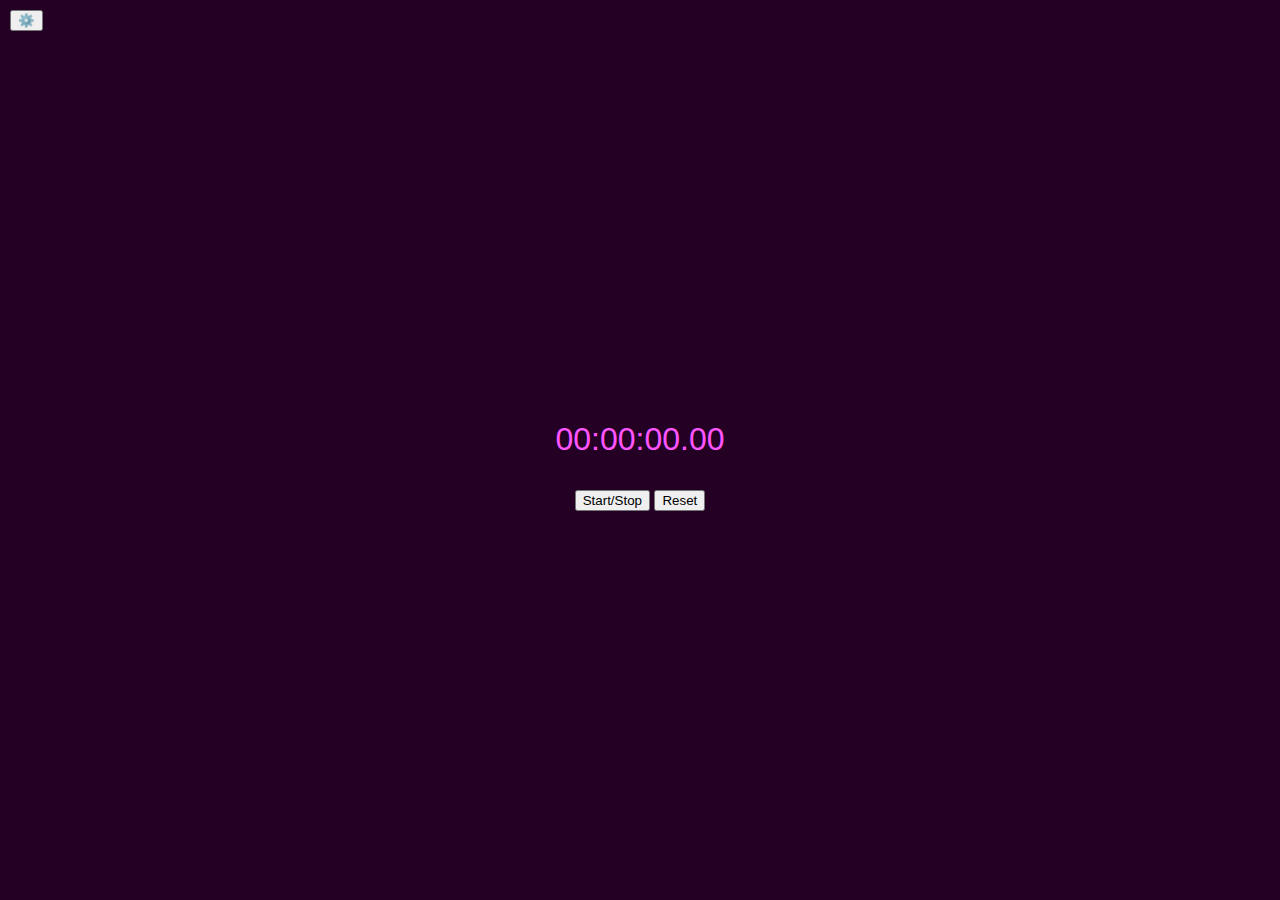
<file: index.html>
<!DOCTYPE html>
<html lang="en">
<head>
    <meta charset="UTF-8">
    <meta name="viewport" content="width=device-width, initial-scale=1.0">
    <title>Stopwatch</title>
    <link rel="stylesheet" href="styles.css">
</head>

<body>
    <div class="stopwatch">
        <p id="display">00:00:00.00</p>
        <button onclick="startStop()">Start/Stop</button>
        <button onclick="reset()">Reset</button>
    </div>

    <script src="script.js"></script>
<!-- Settings Button -->
<button id="settingsButton" style="position: absolute; top: 10px; left: 10px;">⚙️</button>

<!-- Settings Modal -->
<div id="settingsModal" class="modal">
    <div class="modal-content">
        <h2>Settings</h2>
        <label>
            <input type="checkbox" id="fontToggle"> Use Segoe UI for clock instead
        </label>
        <label>
            Use <select id="msDropdown">
                <option value="10">10</option>
                <option value="20">20</option>
                <option value="30">30</option>
                <option value="40" selected>40</option>
                <option value="50">50</option>
                <option value="60">60</option>
                <option value="70">70</option>
                <option value="80">80</option>
                <option value="90">90</option>
                <option value="100">100</option>
            </select> ms per second
        </label>
        <button onclick="saveSettings()">Save</button>
        <button onclick="closeSettings()">Close</button>
    </div>
</div>

<style>
    .modal {
        display: none;
        position: fixed;
        top: 50%;
        left: 50%;
        transform: translate(-50%, -50%);
        background: #222;
        color: white;
        padding: 20px;
        border-radius: 10px;
        box-shadow: 0 0 10px rgba(0, 0, 0, 0.5);
    }
    .modal-content {
        display: flex;
        flex-direction: column;
        gap: 10px;
    }
</style>
</body>
</html>
</file>
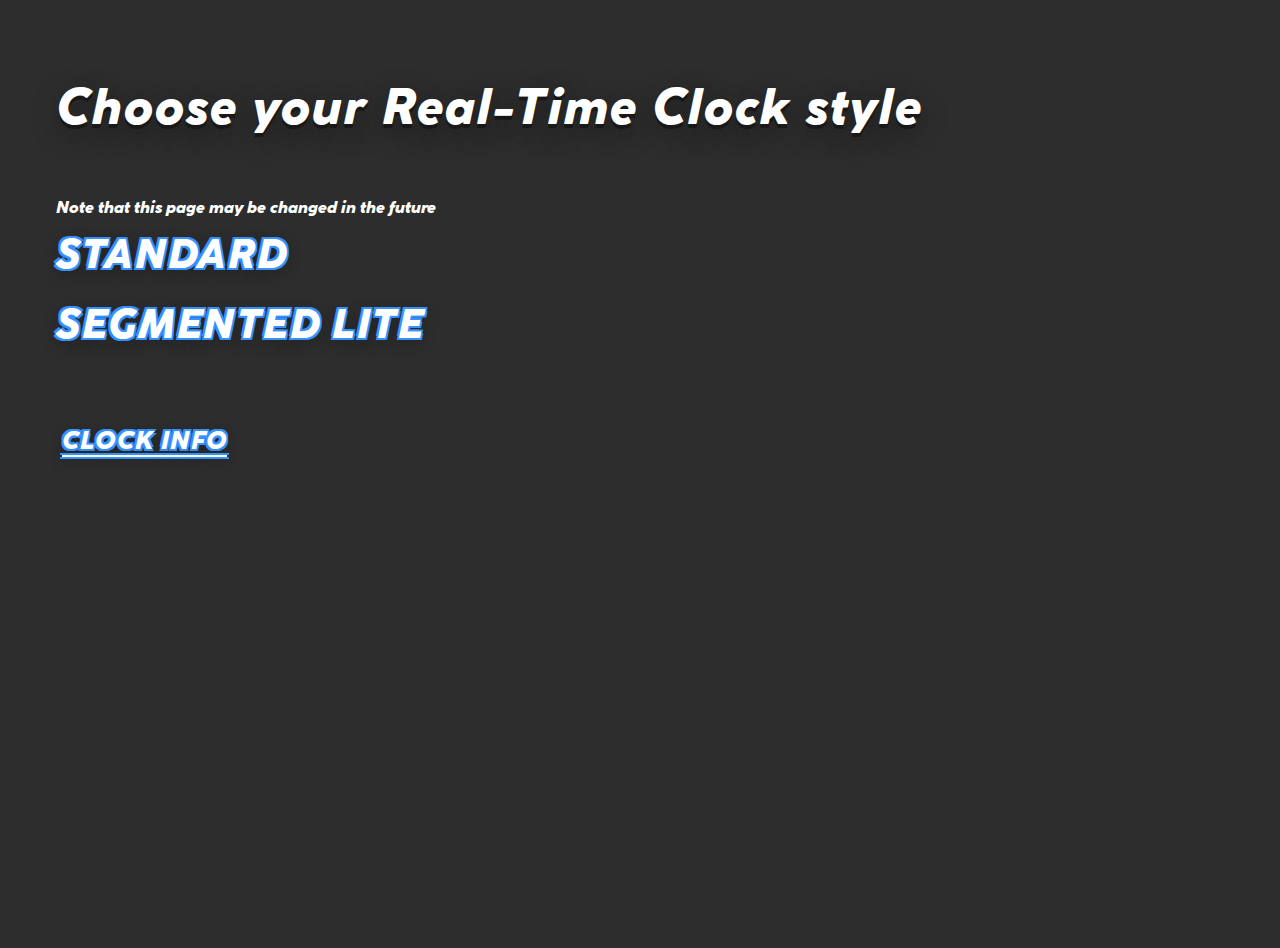
<file: rtc/index.html>
<!DOCTYPE html>
<html lang="en">
<head>
  <meta charset="UTF-8">
  <title>CCShakeCat's Clock Problems :)</title>
  <meta name="viewport" content="width=device-width, initial-scale=1">
  <link rel="stylesheet" href="style.css">
</head>
<body>
  <main class="clock-main">
    <h1 class="clock-title">
      Choose your Real-Time Clock style
    </h1>
      <p>Note that this page may be changed in the future</p>
    <ul class="clock-list">
      <li>
        <a class="clock-link" href="./standard/">STANDARD</a>
      </li>
      <li>
        <a class="clock-link" href="./segmented-lite/">SEGMENTED LITE</a>
      </li>
      </ul>
    <div class="clock-info-link-row">
      <a class="clock-info-link" href="../clock-info.html">CLOCK INFO</a>
    </div>
    <div id="unavailable-dialogue" class="unavailable-dialogue" style="display:none;">
      <span id="unavailable-message"></span>
      <button class="close-dialogue" onclick="closeUnavailable()">OK</button>
    </div>
  </main>
  <script>
    function showUnavailable(title) {
      document.getElementById('unavailable-message').textContent =
        title + " is not currently available. Please try again later.";
      document.getElementById('unavailable-dialogue').style.display = 'block';
    }
    function closeUnavailable() {
      document.getElementById('unavailable-dialogue').style.display = 'none';
    }
    // Optional: allow escape key to close the dialogue
    document.addEventListener('keydown', function(e) {
      if (e.key === 'Escape') closeUnavailable();
    });
  </script>
</body>
</html>
</file>
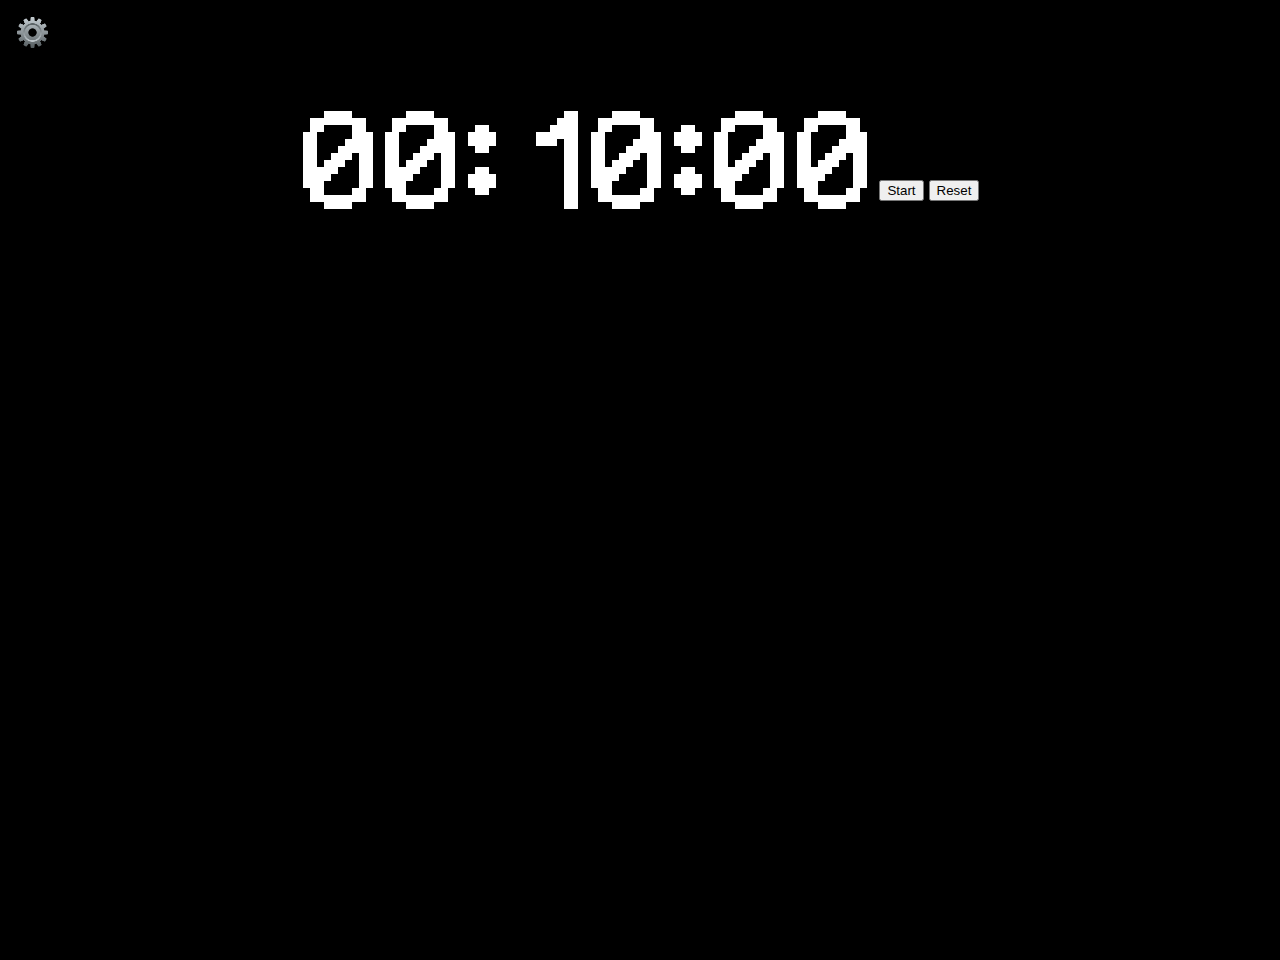
<file: timer/index.html>
<!DOCTYPE html>
<html lang="en">
<head>
    <meta charset="UTF-8">
    <meta name="viewport" content="width=device-width, initial-scale=1.0">
    <title>Timer</title>
    <link rel="stylesheet" href="style.css">
</head>
<body>
    <button id="settingsBtn" title="Settings" class="icon-btn">
        <img src="../stopwatch/icons/gear_2699-fe0f.png" alt="Settings" class="icon" />
    </button>
    <div class="timer">
        <input id="timerInput" type="text" value="00:10:00" spellcheck="false" autocomplete="off" />
        <p id="display" style="display:none;">00:10:00.00</p>
        <button id="startStopBtn">Start</button>
        <button id="resetBtn">Reset</button>
    </div>

    <div id="settingsModal" class="modal">
      <div class="modal-content system-font">
        <button id="closeSettings" title="Close" class="icon-btn close-btn">
            <img src="../stopwatch/icons/cross-mark-button_274e(1).png" alt="Close" class="icon" />
        </button>
        <div class="settings-header">
            <img src="../stopwatch/icons/icn_font.png" alt="Font" class="icon font-header-icon" />
            <span class="font-header-text">FONT OPTIONS</span>
        </div>
        <div class="setting-row">
            <select id="fontSelect" class="setting-input">
              <option value="default">Default</option>
              <option value="system">System</option>
              <option value="custom">Custom</option>
            </select>
            <button id="importCustomFont">Import Custom Font...</button>
            <input type="file" id="customFontFile" style="display:none;" accept=".ttf,.otf,.woff,.woff2"/>
            <br>
            <span id="customFontName" style="font-size:1.1em; color:#89f;"></span>
        </div>
        <div id="customFontNotice" style="display:none;font-size:0.9em;color:#f7d774;margin-top:4px;">
            If the font doesn't apply right away, try refreshing the page
        </div>
        <button id="whatsNewBtn" class="setting-input" style="margin: 48px auto 0 auto; display: block; font-size: 1.4em; width: 270px;">
          What's New?
        </button>
      </div>
    </div>

    <script src="script.js"></script>
    <!-- Optionally include a whats-new.js if you want to match the stopwatch exactly -->
</body>
</html>
</file>
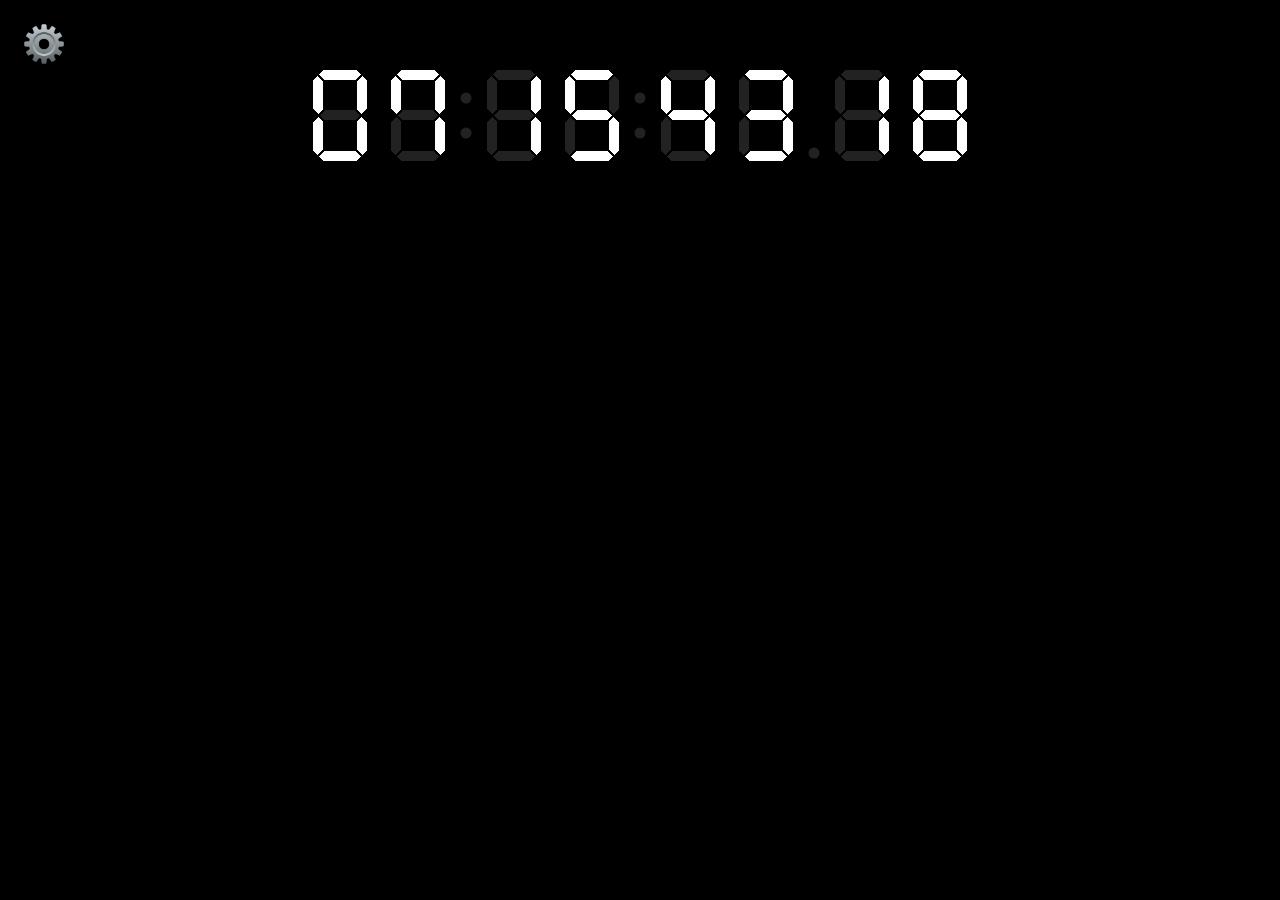
<file: rtc/segmented-lite/index.html>
<!DOCTYPE html>
<html lang="en">
<head>
  <meta charset="UTF-8" />
  <meta name="viewport" content="width=device-width, initial-scale=1.0" />
  <title>Segmented RTC Lite</title>

  <link rel="stylesheet" href="styles.css">
  <script src="script.js" defer></script>
</head>
<body>
  <div class="clock-shell">
    <div id="display" aria-live="polite"></div>

    <button id="settingsBtn" aria-label="Clock Settings" type="button">
      <img src="icons/gear_2699-fe0f.png" alt="" class="settings-icon">
    </button>
  </div>

  <div class="modal" id="settingsModal" aria-hidden="true">
    <div class="modal-content system-font draggable segmented-modal" id="modalCard">
      <button id="closeSettings" class="close-btn" aria-label="Close Settings" type="button">
        <img src="icons/cross-mark-button_274e.png" alt="">
      </button>

      <div class="settings-header drag-handle">
        <span class="font-header-text">SEGMENTED DISPLAY LITE</span>
      </div>

      <div class="seg-setting-list lite-settings-grid">
        <div class="seg-field">
          <label for="optPreset">Preset</label>
          <select id="optPreset">
            <option value="default">Default</option>
            <option value="classic">Classic</option>
            <option value="modern">Modern</option>
            <option value="custom">Custom</option>
          </select>
        </div>

        <div class="seg-inline-pair">
          <label class="seg-check-row compact-check">
            <span>24h</span>
            <input type="checkbox" id="opt24h">
          </label>

          <label class="seg-check-row compact-check">
            <span>Leading Zero</span>
            <input type="checkbox" id="optLeadingZero">
          </label>
        </div>

        <fieldset class="seg-lite-fieldset">
          <legend>Corners</legend>
          <div class="seg-radio-group lite-radio-group">
            <label><input type="radio" name="optCorners" value="square"> Square</label>
            <label><input type="radio" name="optCorners" value="chop"> Chopped</label>
            <label><input type="radio" name="optCorners" value="round"> Rounded</label>
          </div>
        </fieldset>

        <fieldset class="seg-lite-fieldset">
          <legend>Corner Segment Height</legend>
          <div class="seg-radio-group lite-radio-group">
            <label><input type="radio" name="optSegmentHeight" value="normal"> Normal</label>
            <label><input type="radio" name="optSegmentHeight" value="half"> Half-Digit Height</label>
          </div>
        </fieldset>

        <label class="seg-check-row">
          <span>Segment Symmetry</span>
          <input type="checkbox" id="optSymmetry">
        </label>

        <fieldset class="seg-lite-fieldset">
          <legend>Show on clock</legend>
          <div class="seg-radio-group lite-radio-group show-clock-group">
            <label>SS <input type="checkbox" id="optSeconds"></label>
            <label>.TT <input type="checkbox" id="optTicks"></label>
          </div>
        </fieldset>

        <div class="seg-field">
          <label for="optTPS">Tick Rate (TPS)</label>
          <select id="optTPS">
            <option value="10">10</option>
            <option value="20">20</option>
            <option value="30">30</option>
            <option value="40">40 (Default)</option>
            <option value="50">50</option>
            <option value="60">60</option>
            <option value="70">70</option>
            <option value="80">80</option>
            <option value="90">90</option>
            <option value="100">100</option>
          </select>
        </div>

        <hr class="lite-divider">

        <label class="seg-check-row">
          <span>Flashing Separators</span>
          <input type="checkbox" id="optFlashSeparators">
        </label>

        <div class="seg-help">Flashes the “:” and “.” every specified interval.</div>

        <div class="seg-field" id="flashEveryFreeRow">
          <label for="optFlashEvery">Flash every</label>
          <div class="suffix-row">
            <input type="number" id="optFlashEvery" min="0.1" step="0.1">
            <span>s</span>
          </div>
        </div>

        <div class="seg-field" id="flashEveryEvenRow">
          <label for="optFlashEveryEven">Flash every</label>
          <select id="optFlashEveryEven">
            <option value="0.5">0.5 s</option>
            <option value="1.0">1.0 s</option>
          </select>
        </div>

        <label class="seg-check-row">
          <span>Even Flashing</span>
          <input type="checkbox" id="optEvenFlashing">
        </label>

        <div class="seg-help">If unchecked, the value is how long the separators stay on, while the rest of the 2-second cycle stays off.</div>
      </div>
    </div>
  </div>
</body>
</html>
</file>
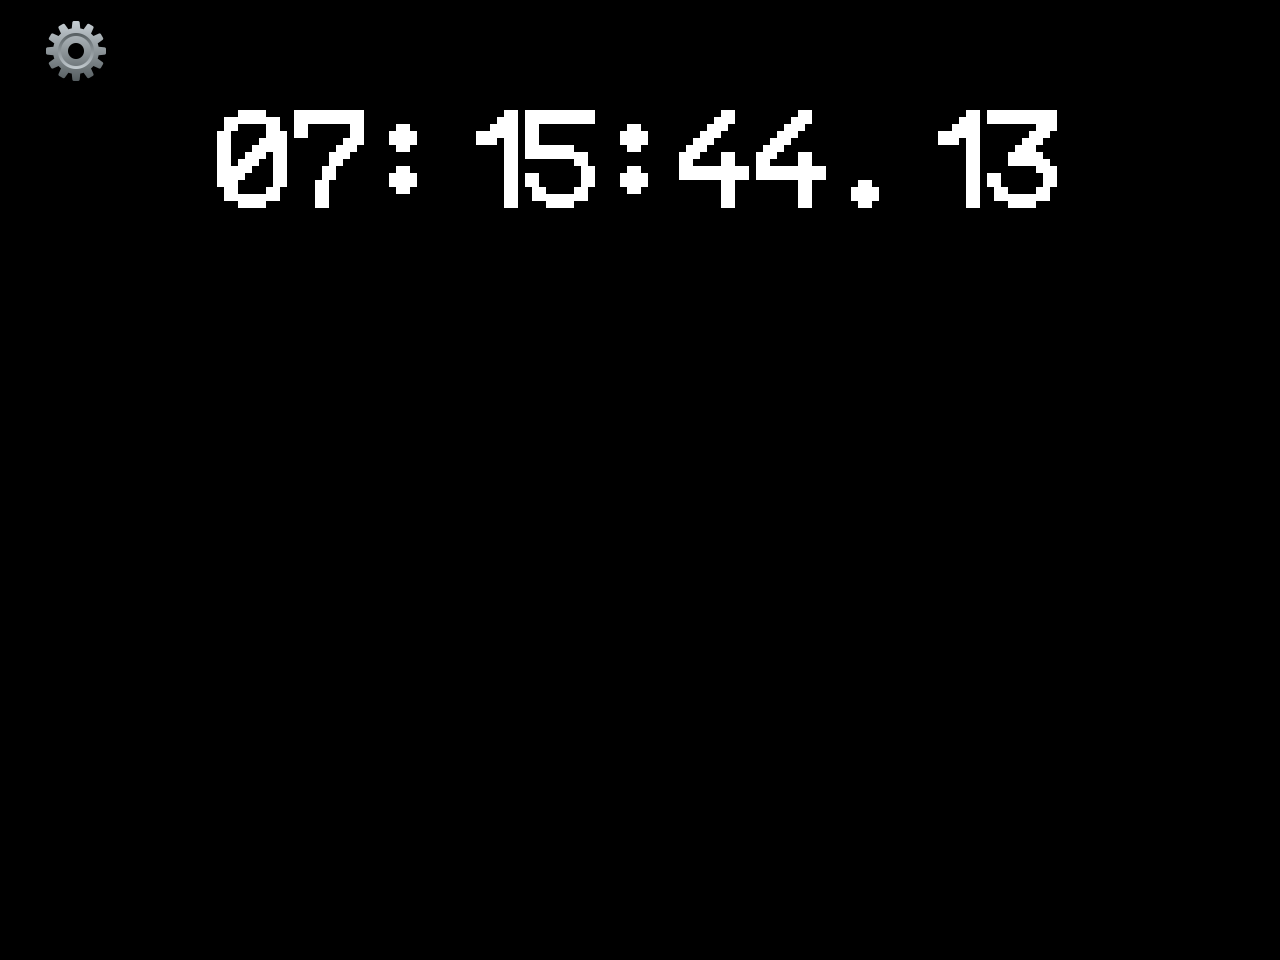
<file: rtc/standard/index.html>
<!DOCTYPE html>
<html lang="en">
<head>
  <meta charset="UTF-8">
  <title>Real Time Clock</title>
  <meta name="viewport" content="width=device-width, initial-scale=1.0">
  <link rel="stylesheet" href="styles.css">
</head>
<body>
  <div class="stopwatch">
    <p id="display"></p>
    <button id="settingsBtn" aria-label="Clock Settings">
        <img src="icons/gear_2699-fe0f.png" alt="Settings" class="icon" />
    </button>
  </div>

  <div class="modal" id="settingsModal">
    <div class="modal-content system-font">
      <button id="closeSettings" class="close-btn" aria-label="Close Settings">&times;</button>
      <div class="settings-header">
        <img src="icons/icn_font.png" alt="Font" class="icon font-header-icon" />
        <span class="font-header-text">FONT OPTIONS</span>
      </div>
      <div class="setting-row">
        <label for="fontSelect" class="setting-label">Font:</label>
        <select id="fontSelect">
          <option value="default">Default</option>
          <option value="system">System</option>
          <option value="custom">Custom</option>
        </select>
        <button id="importCustomFont" class="icon-btn">Import Custom Font...</button>
        <input type="file" id="customFontFile" accept=".ttf,.otf,.woff,.woff2" style="display:none;">
        <span id="customFontName"></span>
        <div id="customFontNotice">Custom font is used for the clock display.</div>
      </div>

      <div class="setting-row">
        <label for="is24Hour" class="setting-label">24-hour clock:</label>
        <input type="checkbox" id="is24Hour" />
      </div>

      <div class="setting-row">
        <label for="clockModeSelect" class="setting-label">Clock Mode:</label>
        <select id="clockModeSelect"></select>
      </div>

      <div class="show-hide-row">
        <strong>SHOW ON CLOCK:</strong>
        <label><input type="checkbox" id="showSeconds">Seconds</label>
        <label><input type="checkbox" id="showTicks">Ticks</label>
      </div>
      <div class="show-hide-row" id="showAMPMRow" style="display:none;">
        <label>
          <input type="checkbox" id="showAMPM" />
          AM/PM
        </label>
      </div>
    </div>
  </div>

  <script src="script.js"></script>
</body>
</html>
</file>
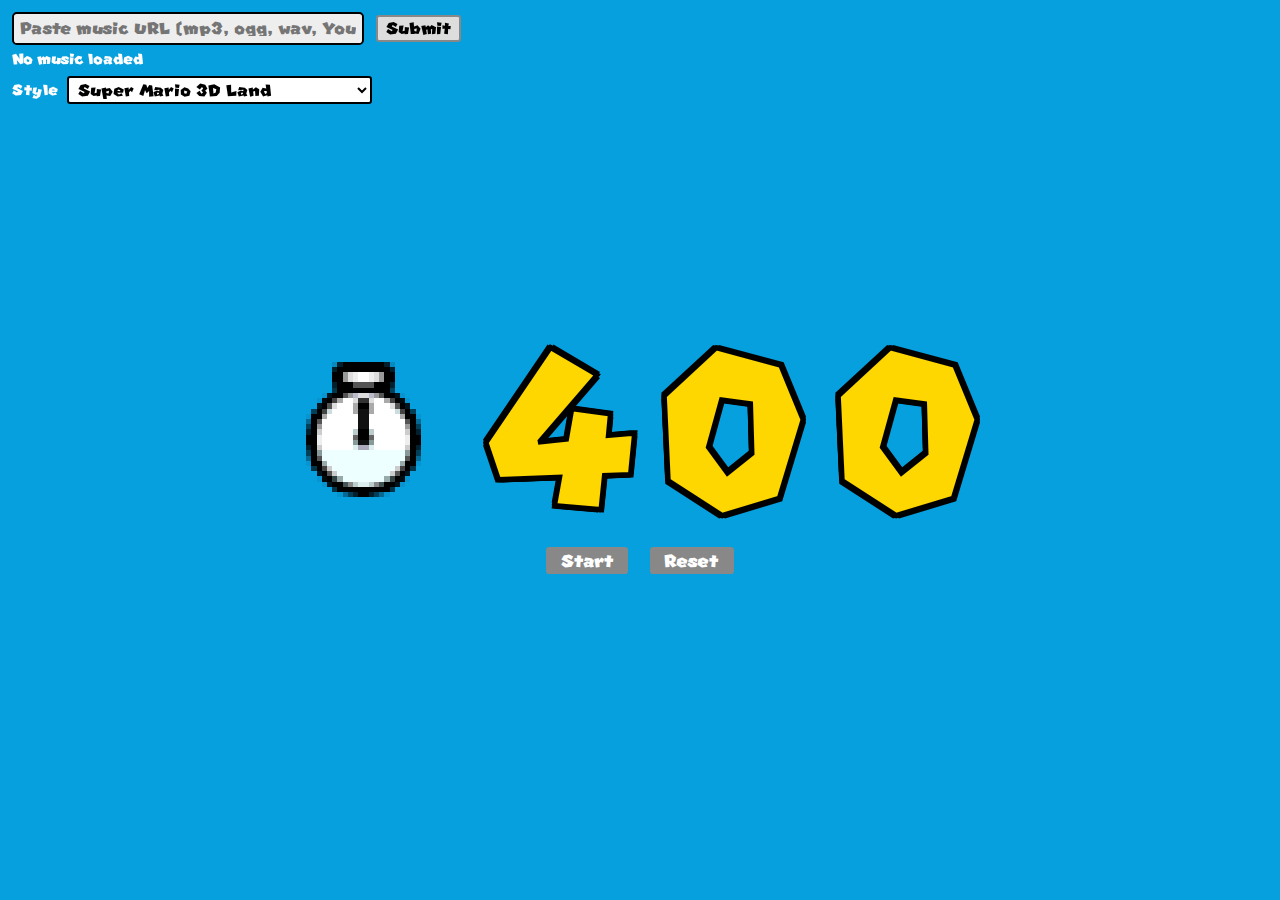
<file: timer/3D/index.html>
<!DOCTYPE html>
<html lang="en">
<head>
  <meta charset="UTF-8" />
  <meta name="viewport" content="width=device-width, initial-scale=1.0"/>
  <title>3D Land / World Timer</title>
  <link rel="stylesheet" href="style.css" />
  <script src="https://www.youtube.com/iframe_api"></script>
</head>
<body class="land-timer" data-running="false" data-paused="false">
  <!-- Top-left controls -->
  <div id="customAudioBox" class="ui-chrome">
    <input id="customAudioInput" placeholder="Paste music URL (mp3, ogg, wav, YouTube, Spotify)" />
    <button id="loadAudioBtn" type="button">Submit</button>

    <div id="audioStatus"></div>
    <div id="mediaPreview"></div>

    <div class="style-row">
      <label for="styleSelect">Style</label>
      <select id="styleSelect">
        <option value="land" selected>Super Mario 3D Land</option>
        <option value="world">Super Mario 3D World</option>
      </select>
    </div>
  </div>

  <main class="main-center">
    <div class="timer">

      <div id="timerRow" aria-label="Timer">
        <span id="timerClockIcon" aria-hidden="true"></span>

        <p id="display" title="Click to edit">400</p>

        <input
          id="timerInput"
          type="text"
          value="400"
          inputmode="text"
          spellcheck="false"
          autocomplete="off"
          maxlength="3"
        />
      </div>

      <div class="timer-controls">
        <button id="startStopBtn" type="button">Start</button>
        <button id="resetBtn" type="button">Reset</button>
      </div>
    </div>
  </main>

  <audio id="hurryAudio" preload="auto">
    <source src="./sounds/hurryup.ogg" type="audio/ogg">
    <source src="./sounds/hurryup.mp3" type="audio/mpeg">
  </audio>

  <audio id="timeWarningAudio" preload="auto" src="./sounds/time_warning.wav"></audio>

  <audio id="bgAudio" preload="auto"></audio>

  <script src="script.js"></script>
</body>
</html>
</file>
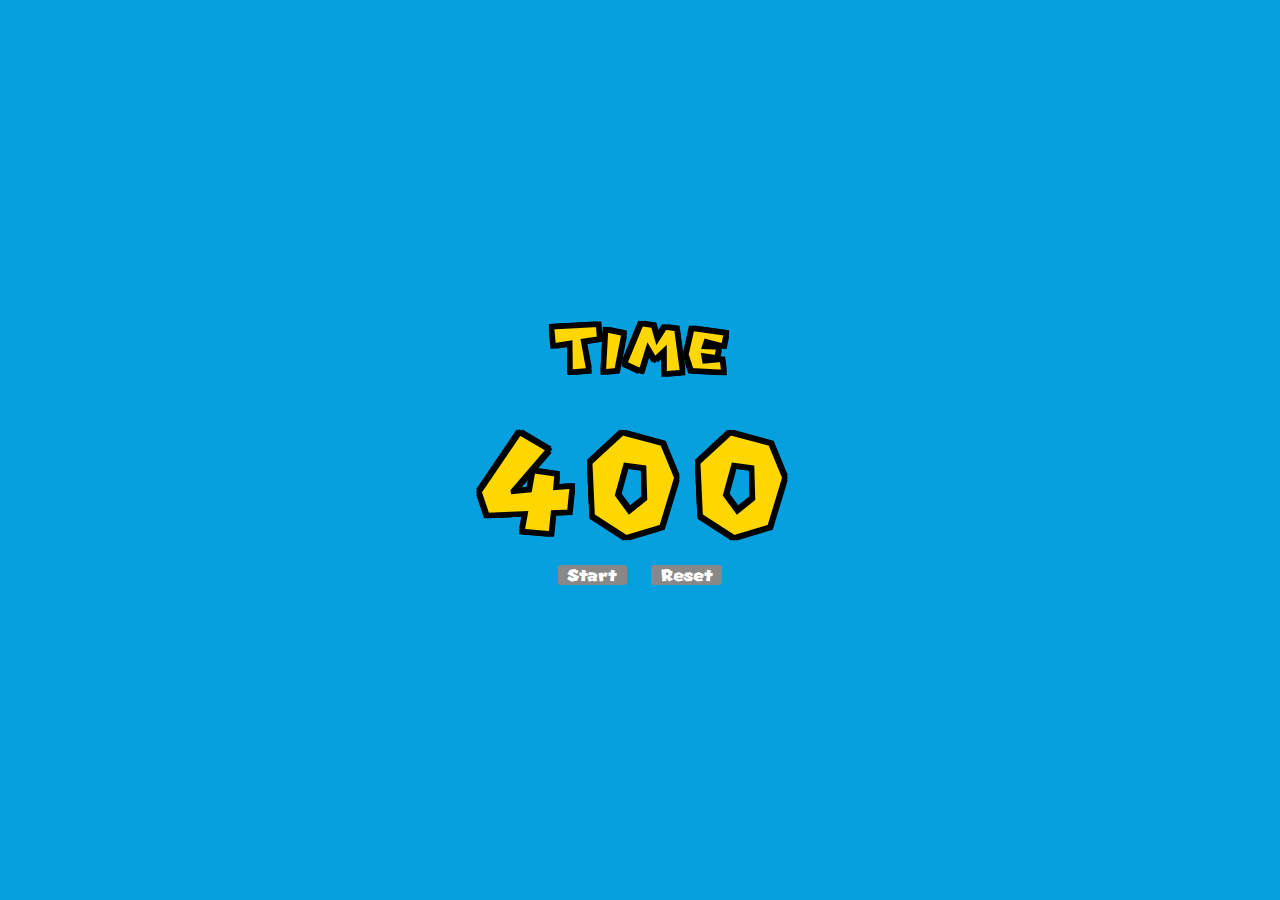
<file: timer/modern/index.html>
<!DOCTYPE html>
<html lang="en">
<head>
    <meta charset="UTF-8">
    <meta name="viewport" content="width=device-width, initial-scale=1.0">
    <title>3D Land Timer</title>
    <link rel="stylesheet" href="style.css">
</head>
<body>
    <!-- Main Timer Area -->
    <main class="main-center">
        <div class="timer">
            <div id="timerLabel">TIME</div>
            <input id="timerInput" type="text" value="400" spellcheck="false" autocomplete="off" maxlength="3" />
            <p id="display" style="display:none;">400</p>
            <div class="timer-controls">
                <button id="startStopBtn">Start</button>
                <button id="resetBtn">Reset</button>
            </div>
        </div>
    </main>
    <!-- NSMB Wii hurry-up audio -->
    <audio id="hurryAudio" preload="auto">
      <source src="sounds/hurryup.ogg" type="audio/ogg">
      <source src="sounds/hurryup.mp3" type="audio/mpeg">
    </audio>
    <script src="script.js"></script>
</body>
</html>
</file>
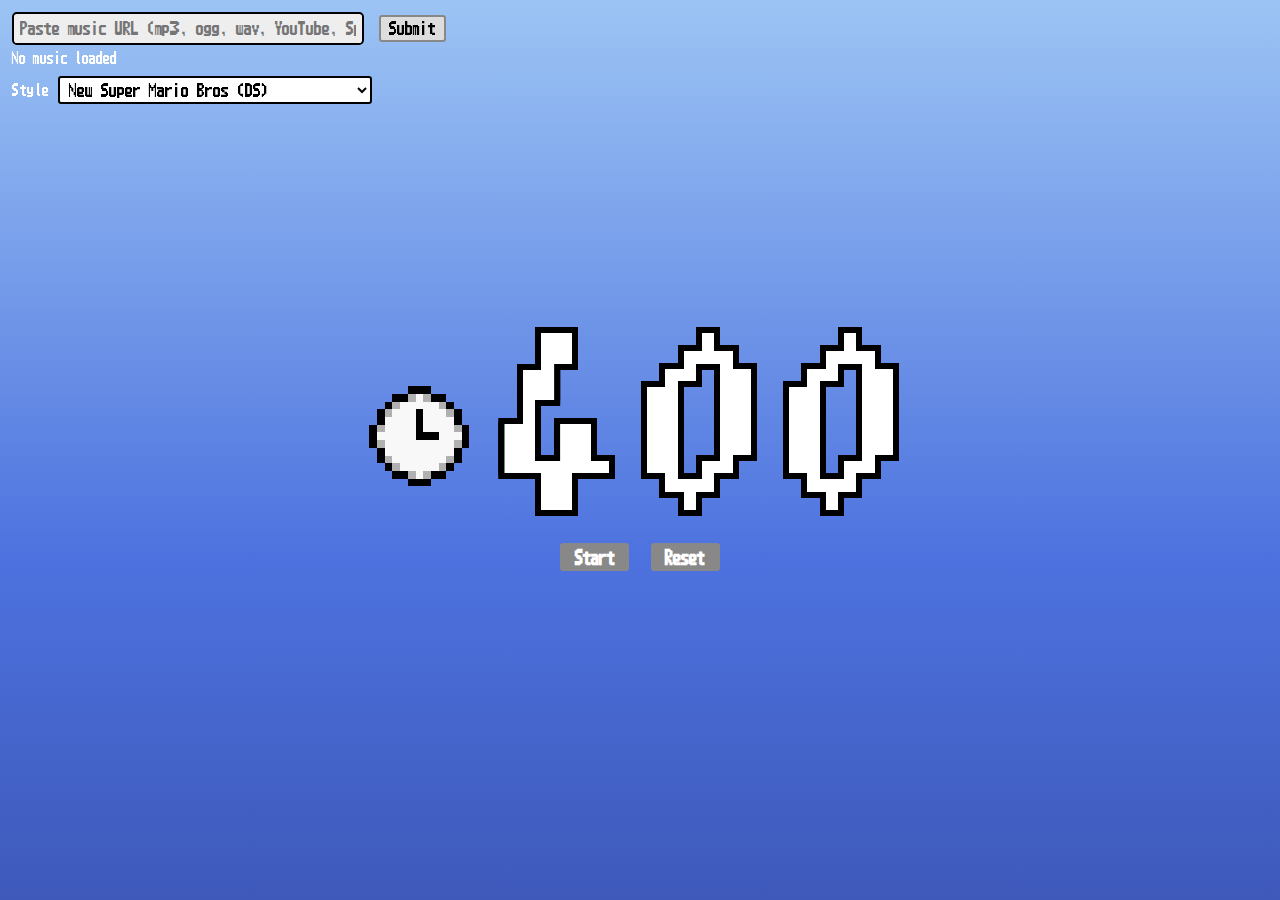
<file: timer/nsmb/index.html>
<!doctype html>
<html lang="en">
<head>
  <meta charset="utf-8"/>
  <meta name="viewport" content="width=device-width,initial-scale=1"/>
  <title>NSMB Timer</title>
  <link rel="stylesheet" href="style.css"/>
  <script src="https://www.youtube.com/iframe_api"></script>
</head>
<body class="ds-timer" data-running="false" data-paused="false">
  <!-- SMB-style top-left controls -->
  <div id="customAudioBox" class="ui-chrome">
    <input id="customAudioInput" placeholder="Paste music URL (mp3, ogg, wav, YouTube, Spotify)" />
    <button id="loadAudioBtn" type="button">Submit</button>

    <div id="audioStatus"></div>
    <div id="mediaPreview"></div>

    <div class="style-row">
      <label for="styleSelect">Style</label>
      <select id="styleSelect">
        <option value="ds" selected>New Super Mario Bros (DS)</option>
        <option value="wii">New Super Mario Bros Wii</option>
        <option value="nsmb2">New Super Mario Bros 2 (3DS)</option>
      </select>
    </div>
  </div>

  <main class="main-center">
    <div class="timer">
      <div id="timerArea">
        <div id="hudRow" aria-label="Timer">
          <span id="nsmbClockIcon" aria-hidden="true"></span>
          <p id="display" class="digits" title="Click to edit">400</p>
          <input
            id="timerInput"
            type="text"
            value="400"
            inputmode="text"
            maxlength="3"
            spellcheck="false"
            autocomplete="off"
          />
        </div>
      </div>

      <div class="timer-controls">
        <button id="startStopBtn" type="button">Start</button>
        <button id="resetBtn" type="button">Reset</button>
      </div>
    </div>
  </main>

  <!-- 100-tick hurry -->
  <audio id="hurryAudio" preload="auto">
    <source src="./sounds/hurryup.ogg" type="audio/ogg">
    <source src="./sounds/hurryup.mp3" type="audio/mpeg">
  </audio>

  <!-- NSMB2 10..1 overlay warning -->
  <audio id="nsmb2WarningAudio" preload="auto" src="./sounds/time_warning.wav"></audio>

  <!-- direct audio player -->
  <audio id="bgAudio" preload="auto"></audio>

  <script src="script.js"></script>
</body>
</html>
</file>
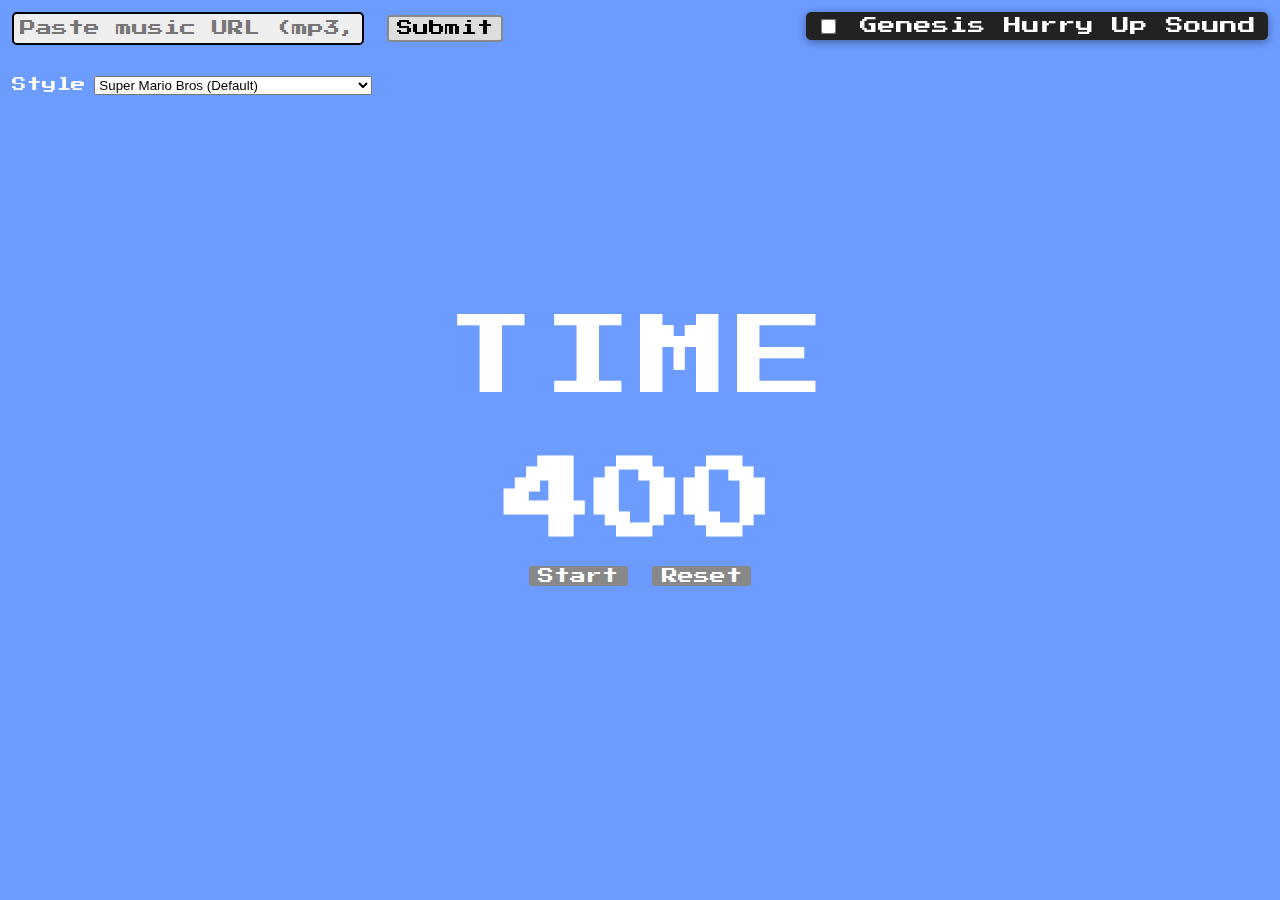
<file: timer/smb/index.html>
<!DOCTYPE html>
<html lang="en">
<head>
  <meta charset="UTF-8" />
  <meta name="viewport" content="width=device-width, initial-scale=1.0"/>
  <title>SMB Timer</title>
  <link rel="stylesheet" href="style.css" />
  <link href="https://fonts.googleapis.com/css2?family=Press+Start+2P&display=swap" rel="stylesheet">
  <script src="https://www.youtube.com/iframe_api"></script>
</head>
<body data-style="smb" data-running="false" data-paused="false">
  <div id="genHurryToggle" class="ui-chrome">
    <input type="checkbox" id="genHurryToggleBox" />
    <label for="genHurryToggleBox">Genesis Hurry Up Sound</label>
  </div>

  <div id="customAudioBox" class="ui-chrome">
    <input id="customAudioInput" placeholder="Paste music URL (mp3, ogg, wav, YouTube, Spotify)" />
    <button id="loadAudioBtn" type="button">Submit</button>
    <div id="audioStatus"></div>
    <div id="mediaPreview"></div>

    <div class="style-row">
      <label for="styleSelect">Style</label>
      <select id="styleSelect">
        <option value="smb" selected>Super Mario Bros (Default)</option>
        <option value="smblost">Super Mario Bros: The Lost Levels</option>
        <option value="smas">Super Mario All-Stars (SNES)</option>
      </select>
    </div>
  </div>

  <main class="main-center">
    <div class="timer">
      <div id="timerArea">
        <!-- Text label fallback -->
        <div id="timerLabel">TIME</div>

        <!-- Sprite label -->
        <div id="timerLabelSprite" class="sprite-label" aria-hidden="true"></div>

        <!-- Text digits fallback -->
        <p id="display" title="Click to edit">400</p>

        <!-- Sprite digits -->
        <div id="spriteDisplay" class="sprite-display" aria-hidden="true"></div>

        <!-- Edit input -->
        <input
          id="timerInput"
          type="text"
          value="400"
          spellcheck="false"
          autocomplete="off"
          autocapitalize="characters"
          inputmode="text"
          maxlength="3"
        />
      </div>

      <div class="timer-controls ui-chrome">
        <button id="startStopBtn" type="button">Start</button>
        <button id="resetBtn" type="button">Reset</button>
      </div>
    </div>
  </main>

  <audio id="hurryAudio" preload="auto">
    <source id="hurryOgg" src="sounds/hurryup.ogg" type="audio/ogg">
    <source id="hurryMp3" src="sounds/hurryup.mp3" type="audio/mpeg">
  </audio>

  <audio id="genHurryAudio" preload="auto">
    <source src="sounds/gen-hurryup.ogg" type="audio/ogg">
    <source src="sounds/gen-hurryup.mp3" type="audio/mpeg">
  </audio>

  <script src="script.js"></script>
</body>
</html>
</file>
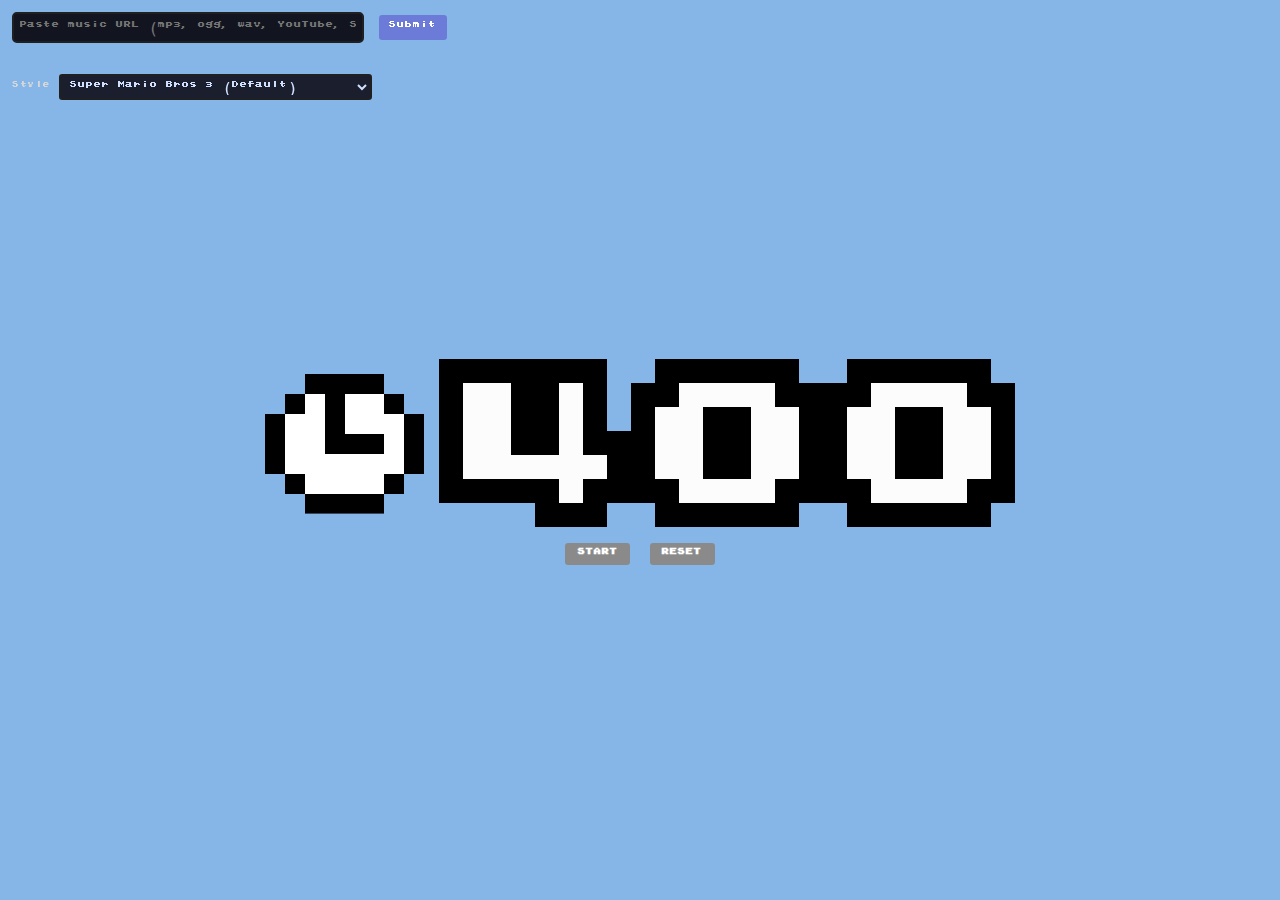
<file: timer/smb3/index.html>
<!doctype html>
<html lang="en">
<head>
  <meta charset="utf-8"/>
  <meta name="viewport" content="width=device-width,initial-scale=1"/>
  <title>SMB3 Timer</title>
  <link rel="stylesheet" href="style.css"/>
  <script src="https://www.youtube.com/iframe_api"></script>
</head>
<body class="smb3-timer" data-style="smb3" data-running="false" data-paused="false">
  <!-- NSMB-style top-left controls -->
  <div id="customAudioBox" class="ui-chrome">
    <input id="customAudioInput" placeholder="Paste music URL (mp3, ogg, wav, YouTube, Spotify)" />
    <button id="loadAudioBtn" type="button">Submit</button>

    <div id="audioStatus"></div>
    <div id="mediaPreview"></div>

    <div class="style-row">
      <label for="styleSelect">Style</label>
      <select id="styleSelect">
        <option value="smb3" selected>Super Mario Bros 3 (Default)</option>
        <option value="smb3smas">Super Mario Bros 3 (All-Stars)</option>
      </select>
    </div>
  </div>

  <main class="main-center">
    <div class="timer">
      <div id="timerArea">
        <div id="hudRow" aria-label="Timer">
          <span id="smb3ClockIcon" aria-hidden="true"></span>

          <!-- Fallback text display -->
          <p id="display" class="digits" title="Click to edit">400</p>

          <!-- Sprite display -->
          <div id="spriteDisplay" class="sprite-display" aria-hidden="true"></div>

          <!-- Editable input -->
          <input
            id="timerInput"
            type="text"
            value="400"
            inputmode="text"
            maxlength="3"
            spellcheck="false"
            autocomplete="off"
            autocapitalize="characters"
          />
        </div>
      </div>

      <div class="timer-controls">
        <button id="startStopBtn" type="button">START</button>
        <button id="resetBtn" type="button">RESET</button>
      </div>
    </div>
  </main>

  <audio id="hurryAudioNES" preload="auto">
    <source src="./sounds/smb3-hurryup.ogg" type="audio/ogg">
    <source src="./sounds/smb3-hurryup.mp3" type="audio/mpeg">
  </audio>

  <audio id="hurryAudioSNES" preload="auto">
    <source src="./sounds/snes-hurryup.ogg" type="audio/ogg">
    <source src="./sounds/snes-hurryup.mp3" type="audio/mpeg">
  </audio>

  <script src="script.js"></script>
</body>
</html>
</file>
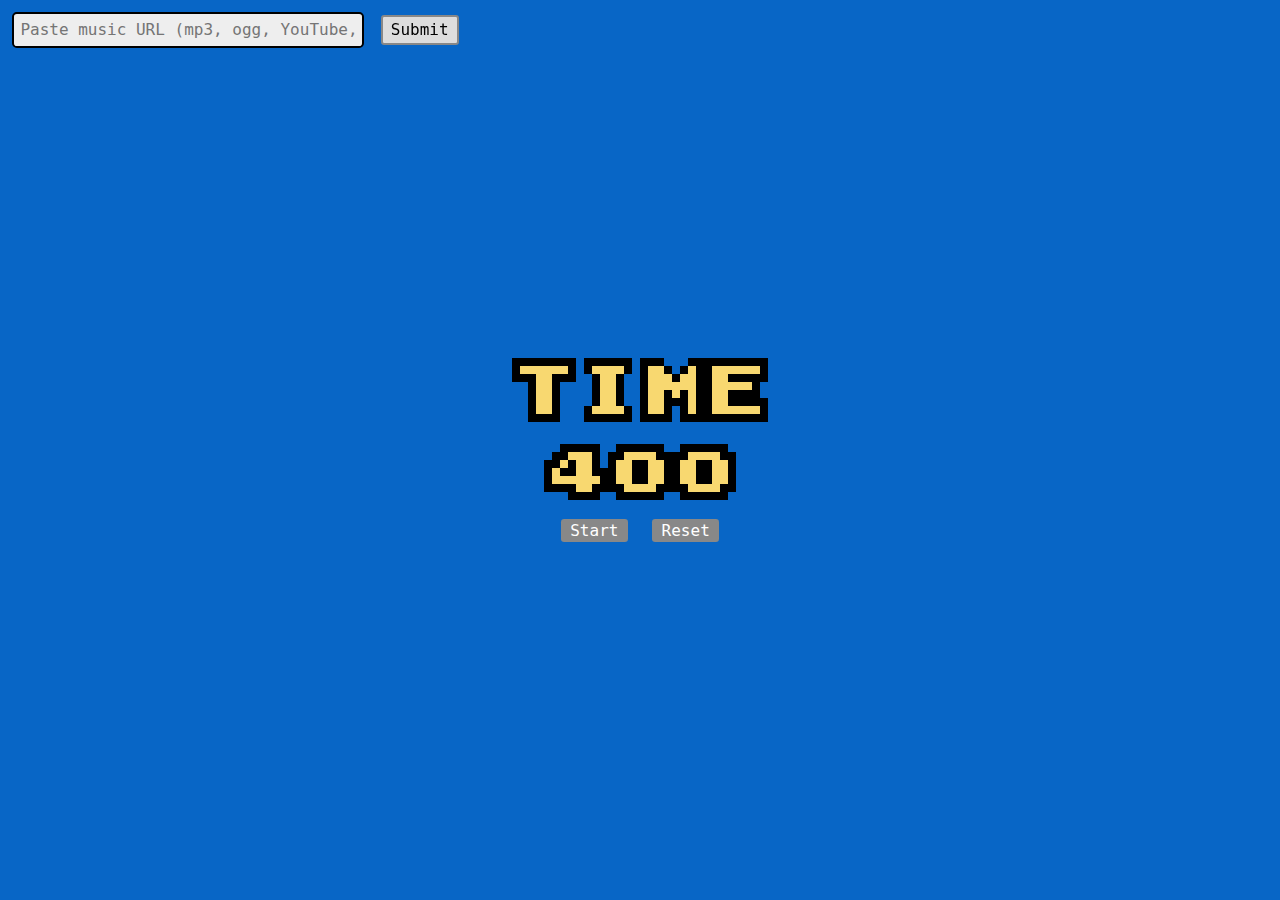
<file: timer/smw/index.html>
<!DOCTYPE html>
<html lang="en">
<head>
  <meta charset="UTF-8">
  <meta name="viewport" content="width=device-width, initial-scale=1.0">
  <title>SMW Timer</title>
  <link rel="stylesheet" href="style.css">
  <script src="https://www.youtube.com/iframe_api"></script>
</head>
<body data-running="false" data-paused="false">
  <!-- Custom Music Input -->
  <div id="customAudioBox">
    <input id="customAudioInput" placeholder="Paste music URL (mp3, ogg, YouTube, Spotify)" />
    <button id="loadAudioBtn" type="button">Submit</button>
    <div id="audioStatus"></div>
    <div id="mediaPreview"></div>
  </div>

  <!-- Main Timer Area -->
  <main class="main-center">
    <div class="timer">
      <div id="timerArea">
        <!-- Text fallback -->
        <div id="timerLabel">TIME</div>
        <p id="display" style="display:none;">400</p>

        <!-- Sprite HUD -->
        <div id="timerLabelSprite" class="sprite-label" aria-hidden="true"></div>
        <div id="spriteDisplay" class="sprite-display" aria-hidden="true"></div>

        <!-- Edit input -->
        <input
          id="timerInput"
          type="text"
          value="400"
          spellcheck="false"
          autocomplete="off"
          autocapitalize="characters"
          inputmode="text"
          maxlength="3"
        />

        <div class="timer-controls">
          <button id="startStopBtn" type="button">Start</button>
          <button id="resetBtn" type="button">Reset</button>
        </div>
      </div>
    </div>
  </main>

  <!-- SMW hurry-up audio -->
  <audio id="hurryAudio" preload="auto">
    <source src="sounds/hurryup.ogg" type="audio/ogg">
    <source src="sounds/hurryup.mp3" type="audio/mpeg">
  </audio>

  <script src="script.js"></script>
</body>
</html>
</file>
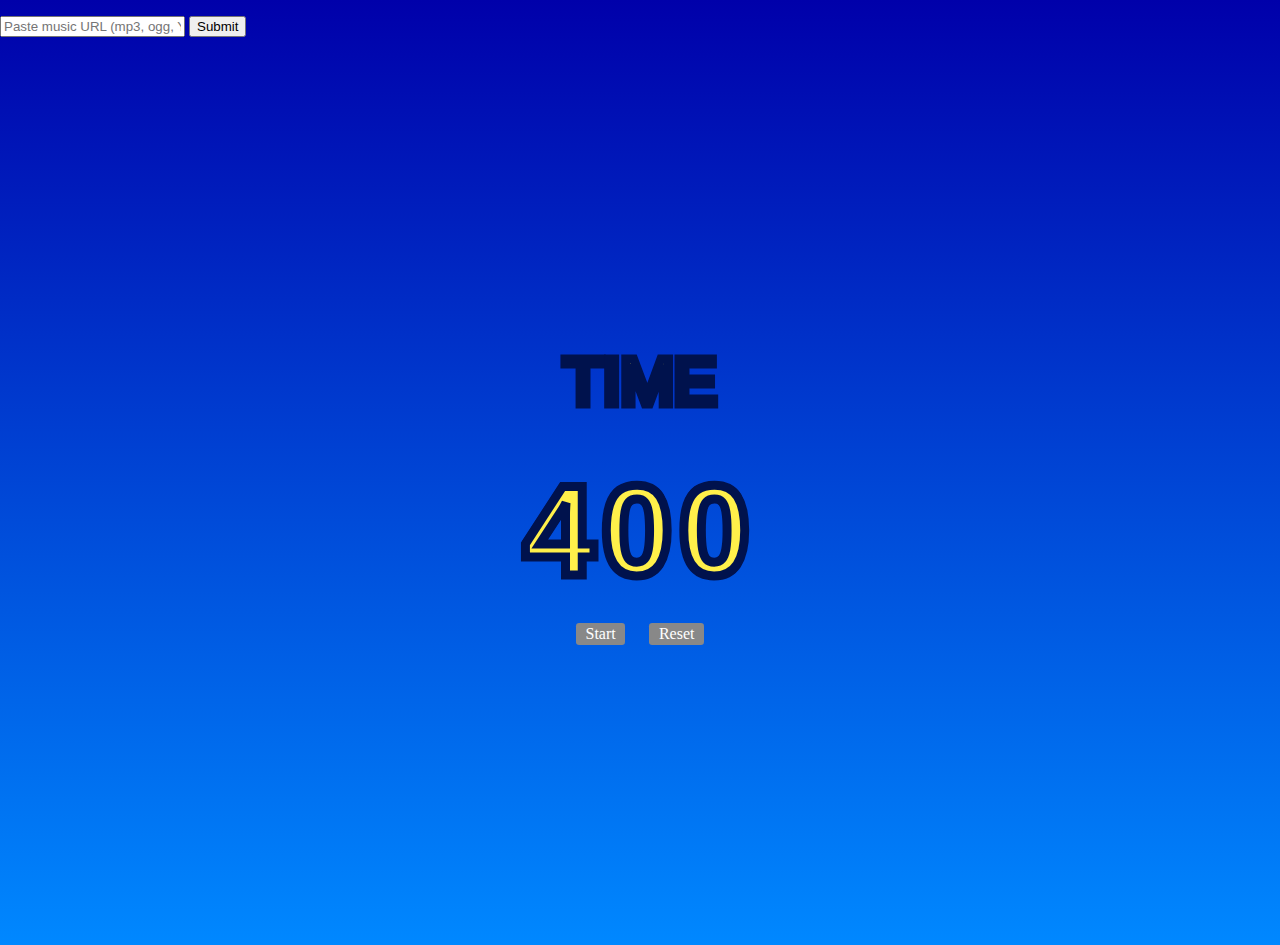
<file: timer/soniclostworld/index.html>
<!DOCTYPE html>
<html lang="en">
<head>
    <meta charset="UTF-8">
    <meta name="viewport" content="width=device-width, initial-scale=1.0">
    <title>Sonic Lost World</title>
    <link rel="stylesheet" href="style.css">
</head>
<body>

<!-- Custom Music Input (visible only when timer is stopped) -->
<div id="customAudioBox" style="margin-top: 1em;">
  <input id="customAudioInput" placeholder="Paste music URL (mp3, ogg, YouTube, Spotify)" />
  <button id="loadAudioBtn">Submit</button>
  <div id="audioStatus" style="margin-top: 0.5em; font-size: 0.9em;"></div>
  <div id="mediaPreview" style="margin-top: 0.5em;"></div>
</div>

<!-- Main Timer Area -->
<main class="main-center">
    <div class="timer">
        <div id="timerLabel">TIME</div>
        <input id="timerInput" type="text" value="400" spellcheck="false" autocomplete="off" maxlength="3" />
        <p id="display" style="display:none;">400</p>
        <div class="timer-controls">
            <button id="startStopBtn">Start</button>
            <button id="resetBtn">Reset</button>
        </div>
    </div>
</main>

<!-- Hurry-up audio -->
<audio id="hurryAudio" preload="auto">
  <source src="sounds/hurryup.ogg" type="audio/ogg">
  <source src="sounds/hurryup.mp3" type="audio/mpeg">
</audio>

<script src="https://www.youtube.com/iframe_api"></script>
<script src="script.js"></script>
</body>
</html>
</file>
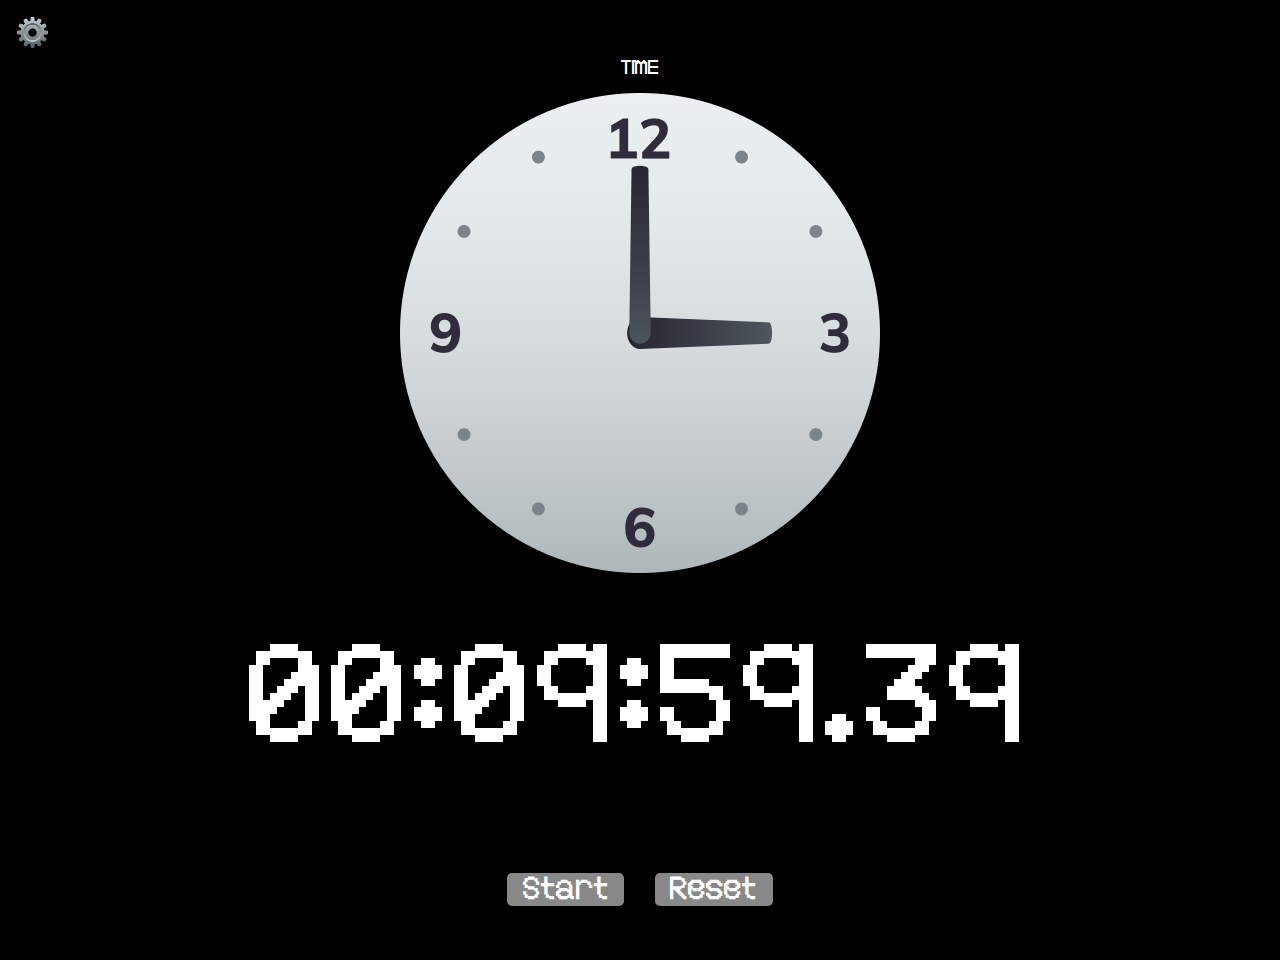
<file: timer/standard/index.html>
<!doctype html>
<html lang="en">
<head>
  <meta charset="utf-8" />
  <meta name="viewport" content="width=device-width,initial-scale=1" />
  <title>Timer — Standard</title>
  <link rel="stylesheet" href="./styles.css" />
</head>
<body>
  <!-- Settings (gear) -->
  <button id="settingsBtn" class="icon-btn" aria-label="Settings">
    <img class="icon" src="./icons/gear.png" alt="" />
  </button>

  <!-- Timer UI -->
  <div class="timer-app">
    <div class="clock-row">
      <div id="prefixWrap">
        <div id="prefixText">TIME</div>
        <img id="prefixIcon" src="./icons/clock.png" alt="" />
      </div>
      <div id="timerDisplay" aria-live="polite">00:09:59.39</div>
    </div>

    <!-- Editable overlay -->
    <input id="timerInput" type="text" inputmode="numeric" autocomplete="off" spellcheck="false" aria-label="Set timer (HH:MM:SS.TT)" />

    <div class="buttons">
      <button id="startPauseBtn">Start</button>
      <button id="resetBtn">Reset</button>
    </div>
  </div>

  <!-- Mini players -->
  <audio id="bgAudio" controls style="display:none;"></audio>
  <div id="ytWrap" style="display:none; position:fixed; left:50%; transform:translateX(-50%); bottom:12px; width:280px; height:158px; background:#111; border:1px solid #444; border-radius:10px; overflow:hidden;">
    <div id="ytPlayer"></div>
  </div>
  <script src="https://www.youtube.com/iframe_api"></script>

  <!-- Modal -->
  <div id="settingsModal" class="modal" aria-hidden="true">
    <div id="modalCard" class="modal-content">
      <button id="closeSettings" class="close-btn" aria-label="Close">
        <img class="icon" src="./icons/cross-button.png" alt="×">
      </button>

      <!-- MAIN PAGE -->
      <section id="page-main" class="modal-page active">
        <h2 class="lbl" style="text-align:center;margin:0 0 6px;">OPTIONS</h2>

        <div class="stack">
          <label class="lbl" for="fontSelect" style="text-align:center;">Font:</label>
          <div class="row center">
            <select id="fontSelect" class="grow">
              <option value="system">SYSTEM</option>
              <option value="default">Default (FancyCatPX)</option>
              <option value="custom">Custom</option>
            </select>
            <button id="importCustomFont" class="chip">Import Custom font…</button>
            <input id="customFontFile" type="file" accept=".ttf,.otf,.woff,.woff2" hidden />
          </div>
          <div id="customFontNotice" class="tiny muted" style="display:none;text-align:center;">
            <span id="customFontName">Loaded: —</span><br>
            If the font doesn’t change immediately, try refreshing.
          </div>

          <div class="row center size-row" style="margin-top:6px;">
            <span class="lbl">Size</span>
          </div>
          <div class="row center size-row">
            <button id="sizePrev" class="chip">◀</button>
            <span id="sizeLabel" class="size-label">3</span>
            <button id="sizeNext" class="chip">▶</button>
          </div>

          <div class="row center" style="margin-top:8px;">
            <button id="openStyle" class="chip grow">Customize Style ></button>
          </div>

          <!-- Music URL + mini status -->
          <div class="row center" style="margin-top:6px;">
            <input id="musicUrlInput" class="grow" type="text" placeholder="Paste YouTube, or direct audio URL…" />
            <button id="musicUrlSubmitBtn" class="chip">Submit</button>
            <button id="musicStatusBtn" class="status-btn" aria-label="Music status">
              <img id="musicStatusIcon" src="./icons/question.png" alt="" />
            </button>
          </div>
          <div id="musicStatusTip" class="status-tip">No music</div>

          <div class="row center" style="margin-top:6px;">
            <button id="openHurry" class="chip grow">Customize Hurry-Up ></button>
          </div>
        </div>
      </section>

      <!-- STYLE PAGE -->
      <section id="page-style" class="modal-page">
        <h2 class="lbl" style="text-align:center;margin:0 0 6px;">Clock Customization</h2>

        <div class="stack">
          <div class="lbl" style="text-align:center;">Show on Clock:</div>
          <div class="row center inline-cb align-center">
            <label><input id="showAuto" type="checkbox"> Auto — hide what is zero</label>
          </div>
          <div class="row center inline-cb align-center">
            <label><input id="showHours" type="checkbox" checked> <b>HH</b></label>
            <span class="sep">:</span>
            <label><input id="showMinutes" type="checkbox" checked> <b>MM</b></label>
            <span class="sep">:</span>
            <label><input id="showSeconds" type="checkbox" checked> <b>SS</b></label>
            <span class="sep">.</span>
            <label><input id="showTicks" type="checkbox" checked> <b>TT</b></label>
          </div>

          <div class="row center align-center" style="margin-top:8px;">
            <label class="lbl" for="tpsSelect">Tick Rate:</label>
            <select id="tpsSelect">
              <option>10</option>
              <option>20</option>
              <option>30</option>
              <option selected>40 (Default)</option>
              <option>50</option>
              <option>60</option>
              <option>70</option>
              <option>80</option>
              <option>90</option>
              <option>100</option>
            </select>
            <span>TPS</span>
          </div>

          <div class="row center align-center">
            <label class="lbl" for="styleSelect">Prefix:</label>
            <select id="styleSelect">
              <option value="default">Default</option>
              <option value="time">Text</option>
              <option value="icon">Icon</option>
            </select>
          </div>

          <!-- Direction summary -->
          <div class="stack" style="margin-top:12px;">
            <div class="row center align-center">
              <span class="lbl">Count</span>
              <button id="directionBtn_style" class="chip">FROM</button>
              <span class="target-time" id="directionTarget_style">00:00:00.00</span>
              <span class="muted"> (ends at <span id="directionEnds_style">00:00:00.00</span>)</span>
            </div>
          </div>

          <div class="row center" style="margin-top:10px;">
            <button id="backFromStyle" class="chip">&lt; Back</button>
          </div>
        </div>
      </section>

      <!-- HURRY PAGE -->
      <section id="page-hurry" class="modal-page">
        <h2 class="lbl" style="text-align:center;margin:0 0 6px;">Hurry Up Customization</h2>

        <div class="stack">
          <div class="row center align-center">
            <label class="lbl">Game style:</label>
            <select id="hurryUpMain"></select>
            <label class="lbl">Substyle:</label>
            <select id="hurryUpSub"></select>
          </div>
          <div id="hurryUpDesc" class="tiny faint" style="text-align:center;margin-top:-4px;"></div>

          <hr style="border:0;border-top:1px solid #333;margin:10px 0 0;">

          <div class="row center align-center" style="margin-top:10px;">
            <label class="lbl" for="flashMode">Flash on Last Minute</label>
            <select id="flashMode" class="grow">
              <option value="nothing">Nothing</option>
              <option value="prefix">Prefix</option>
              <option value="time">Time</option>
              <option value="all">All</option>
            </select>
          </div>

          <div class="row center align-center">
            <span class="lbl">Start flash at</span>
            <select id="flashType">
              <option value="time" selected>Time</option>
              <option value="percent">%</option>
            </select>
            <input id="flashValue" type="text" placeholder="Default: 00:01:00 (One Minute)" />
          </div>
            
          <div class="row center" style="margin-top:10px;">
            <button id="backFromHurry" class="chip">&lt; Back</button>
          </div>
        </div>
      </section>
    </div>
  </div>

  <script src="./script.js"></script>
</body>
</html>
</file>
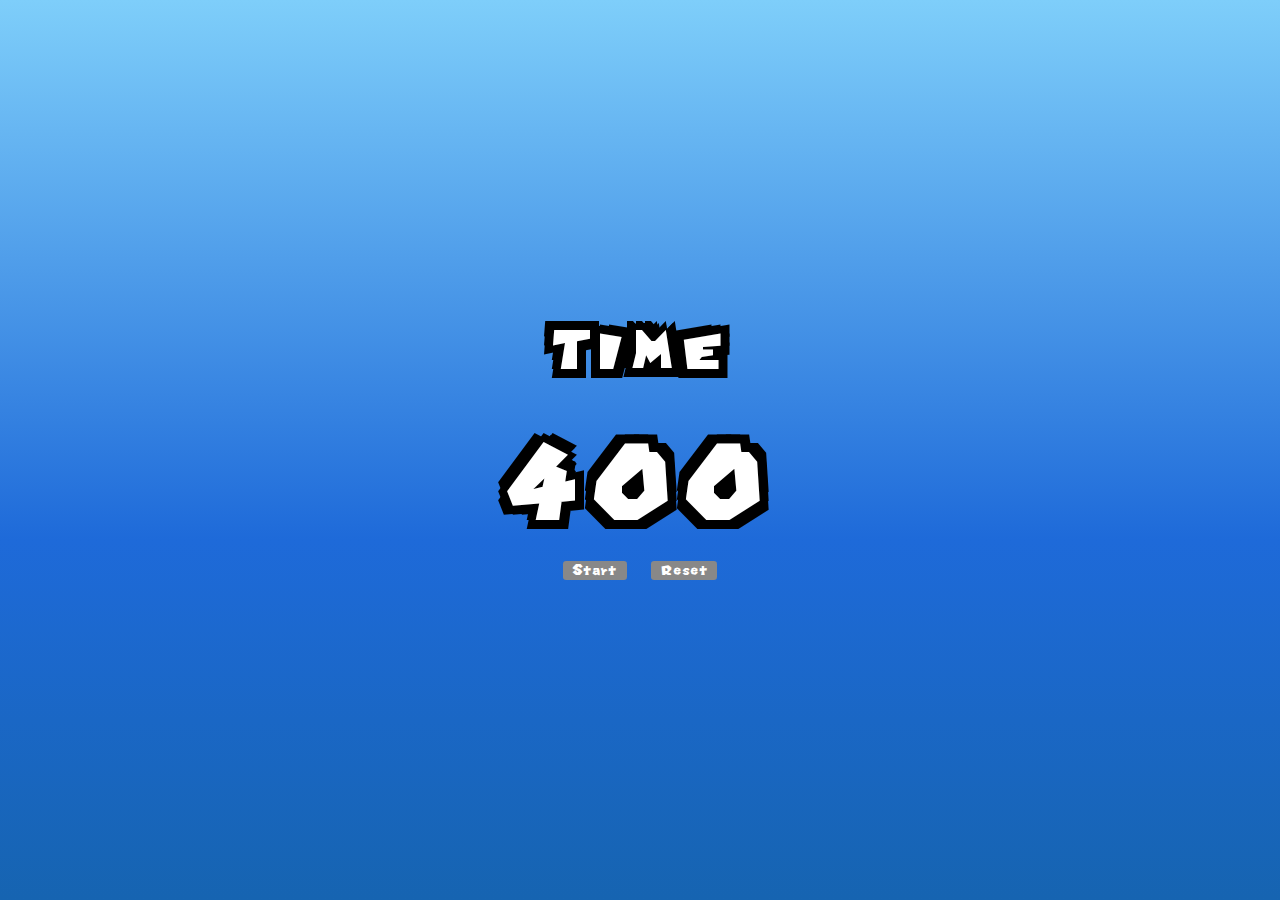
<file: timer/wii/index.html>
<!DOCTYPE html>
<html lang="en">
<head>
    <meta charset="UTF-8">
    <meta name="viewport" content="width=device-width, initial-scale=1.0">
    <title>NSMB Timer</title>
    <link rel="stylesheet" href="style.css">
</head>
<body>
    <!-- Main Timer Area -->
    <main class="main-center">
        <div class="timer">
            <div id="timerLabel">TIME</div>
            <input id="timerInput" type="text" value="400" spellcheck="false" autocomplete="off" maxlength="3" />
            <p id="display" style="display:none;">400</p>
            <div class="timer-controls">
                <button id="startStopBtn">Start</button>
                <button id="resetBtn">Reset</button>
            </div>
        </div>
    </main>
    <!-- NSMB Wii hurry-up audio -->
    <audio id="hurryAudio" preload="auto">
      <source src="sounds/hurryup.ogg" type="audio/ogg">
      <source src="sounds/hurryup.mp3" type="audio/mpeg">
    </audio>
    <script src="script.js"></script>
</body>
</html>
</file>
<file: styles.css>
@font-face {
    font-family: 'FancyCatPX';
    src: url('Font.ttf') format('truetype');
    font-family: 'Segoe UI Variable';
    src: url('Segoe-UI-Variable.ttf') format('truetype');
    /* Add more formats if necessary */
    font-weight: normal;
    font-style: normal;
}

segoe-font {
    font-family: 'Segoe UI Variable', sans-serif;
}

body {
    display: flex;
    justify-content: center;
    align-items: center;
    height: 100vh;
    margin: 0;
        font-family: 'FancyCatPX', sans-serif; /* Use your font with a fallback */
        color: #ff55ff;
        background-color: #250025
}

.modal {
    display: none;
    position: fixed;
    top: 50%;
    left: 50%;
    transform: translate(-50%, -50%);
    background: #222;
    color: white;
    padding: 20px;
    border-radius: 10px;
    box-shadow: 0 0 10px rgba(0, 0, 0, 0.5);
    width: 90%; /* Adjust width for mobile */
    max-width: 400px; /* Keep it reasonable on larger screens */
}


.stopwatch {
    text-align: center;
}

#display {
    font-family: 'FancyCat', sans-serif;
    font-size: 2em;
}

/* Responsive Styles */
@media (max-width: 1000px) {
    #display {
        font-size: 1.5em;
    }
}
</file>
<file: rtc/style.css>
@font-face {
  font-family: 'CocoGothicPro';
  src: url('CocoGothicPro-HvIt.otf') format('opentype');
  font-weight: normal;
  font-style: normal;
}

html, body {
  margin: 0;
  padding: 0;
  min-height: 100vh;
  min-width: 100vw;
  background: #2d2d2d;
  color: #fff;
  font-family: 'CocoGothicPro', Arial, sans-serif;
}

.clock-main {
  display: flex;
  flex-direction: column;
  align-items: flex-start;
  justify-content: flex-start;
  min-height: 100vh;
  padding: 48px 0 0 56px;
}

.clock-title {
  font-family: 'CocoGothicPro', Arial, sans-serif;
  font-size: 3em;
  font-weight: normal;
  color: #fff;
  margin-bottom: 48px;
  letter-spacing: 2px;
  line-height: 1.1;
  text-shadow:
    0 4px 0 #181818,
    0 8px 24px #181818a0;
}

.clock-list {
  list-style: none;
  padding: 0;
  margin: 0 0 44px 0;
  display: flex;
  flex-direction: column;
  gap: 28px;
}

.clock-list li {
  display: flex;
  align-items: center;
  gap: 18px;
}

.clock-icon {
  width: 48px;
  height: 48px;
  margin-right: 4px;
  background: transparent;
  border-radius: 50%;
  object-fit: contain;
  box-shadow: 0 1px 4px #0005;
}

.clock-link,
.clock-link.clock-link-disabled {
  font-family: 'CocoGothicPro', Arial, sans-serif;
  font-size: 2.4em;  font-weight: normal;
  letter-spacing: 1.7px;
  color: #fff;
  text-decoration: none;
  display: inline-block;
  background: none;
  border: none;
  outline: none;
  text-shadow:
    2px 2px 0 #3491ff,
    -2px 2px 0 #3491ff,
    2px -2px 0 #3491ff,
    -2px -2px 0 #3491ff,
    0 4px 14px #181818a0;
  transition: color 0.22s;
  cursor: pointer;
  line-height: 1.1;
  margin: 0;
  padding: 0;
}

.clock-link:hover:not(.clock-link-disabled) {
  color: #f7d774;
}

.clock-link.clock-link-disabled {
  opacity: 0.6;
  cursor: not-allowed;
  pointer-events: auto;
}

.clock-info-link-row {
  margin-top: 36px;
  margin-left: 6px;
}

.clock-info-link {
  display: inline-block;
  font-family: 'CocoGothicPro', Arial, sans-serif;
  font-size: 1.5em;
  font-weight: normal;
  color: #fff;
  letter-spacing: 1.2px;
  text-decoration: underline;
  text-underline-offset: 6px;
  text-shadow:
    2px 2px 0 #3491ff,
    -2px 2px 0 #3491ff,
    2px -2px 0 #3491ff,
    -2px -2px 0 #3491ff,
    0 4px 12px #181818a0;
  transition: color 0.2s;
}

.clock-info-link:hover {
  color: #f7d774;
}

.unavailable-dialogue {
  position: fixed;
  left: 0; top: 0;
  width: 100vw;
  height: 100vh;
  background: rgba(30,30,30,0.75);
  display: flex;
  align-items: center;
  justify-content: center;
  z-index: 1000;
}

.unavailable-dialogue span {
  font-family: 'CocoGothicPro', Arial, sans-serif;
  font-size: 1.5em;
  color: #fff;
  background: #232323;
  border-radius: 12px 12px 0 0;
  padding: 32px 44px 18px 44px;
  text-align: center;
  text-shadow: 1px 2px 10px #000c;
}

.close-dialogue {
  display: block;
  margin: 0 auto 24px auto;
  padding: 12px 32px;
  font-family: 'CocoGothicPro', Arial, sans-serif;
  font-size: 1.2em;
  background: #3491ff;
  color: #fff;
  border: none;
  border-radius: 0 0 12px 12px;
  cursor: pointer;
  font-weight: normal;
  box-shadow: 0 2px 8px #0009;
  transition: background 0.18s;
}
.close-dialogue:hover {
  background: #1c5db0;
}

@media (max-width: 900px) {
  .clock-main {
    padding: 28px 2vw 0 2vw;
  }
  .clock-title {
    font-size: 1.4em;
  }
  .clock-link,
  .clock-link.clock-link-disabled {
    font-size: 1.2em;
  }
  .clock-icon {
    width: 28px;
    height: 28px;
  }
  .clock-info-link {
    font-size: 1em;
  }
  .unavailable-dialogue span {
    font-size: 1.05em;
    padding: 20px 8vw 10px 8vw;
  }
  .close-dialogue {
    padding: 8px 22px;
    font-size: 1em;
  }
}
</file>
<file: timer/style.css>
@font-face {
    font-family: 'FancyCatPX';
    src: url('../stopwatch/fonts/FancyCatPX.ttf') format('truetype');
}
@font-face {
    font-family: 'SegoeUI';
    src: url('../stopwatch/fonts/SegoeUI regular.ttf') format('truetype');
}
@font-face {
    font-family: 'Roboto';
    src: url('../stopwatch/fonts/Roboto-Regular.ttf') format('truetype');
}
@font-face {
    font-family: 'SanFrancisco';
    src: url('../stopwatch/fonts/SanFranciscoDisplay-Regular.ttf') format('truetype');
}

body {
    font-family: 'FancyCatPX', sans-serif;
    color: #fff;
    background: #000;
    margin: 0;
    height: 100vh;
    width: 100vw;
}

.timer {
    text-align: center;
    margin-top: 60px;
}

#display, #timerInput {
    font-size: 7em;
    font-family: inherit;
    letter-spacing: 0.05em;
    margin: 0.4em 0 1em 0;
    text-align: center;
}

#timerInput {
    border: none;
    background: none;
    color: inherit;
    outline: none;
    width: 7.4ch;
    text-align: center;
    caret-color: #fff;
    user-select: text;
}

#display .monochar {
    display: inline-block;
    width: 1.0ch;
    text-align: center;
}

@media (max-width: 1000px) {
    #display, #timerInput {
        font-size: 4em;
    }
}
@media (max-width: 600px) {
    #display, #timerInput {
        font-size: 2.2em;
    }
}

#settingsBtn {
    position: fixed;
    top: 16px;
    left: 16px;
    z-index: 2001;
    background: none;
    border: none;
    box-shadow: none;
}

#settingsBtn .icon {
    width: 2.5em;
    height: 2.5em;
}

.modal {
    display: none;
    position: fixed;
    top: 0; left: 0;
    width: 100vw; height: 100vh;
    background: rgba(0,0,0,0.7);
    z-index: 2000;
    align-items: center;
    justify-content: center;
}
.modal.show {
    display: flex;
}

.modal-content {
    background: #000;
    color: #fff;
    border: 12px solid #888;
    border-radius: 40px;
    padding: 32px 48px;
    min-width: 660px;
    min-height: 360px;
    box-shadow: 0 0 32px #000c;
    display: flex;
    flex-direction: column;
    align-items: center;
    position: relative;
}

#closeSettings {
    position: absolute;
    right: 30px;
    top: 30px;
    font-size: 2em;
    color: #fff;
    cursor: pointer;
    background: none;
    border: none;
}

.settings-header {
    display: flex;
    align-items: center;
    justify-content: center;
    gap: 20px;
    margin-bottom: 40px;
    margin-top: 10px;
}
.font-header-icon {
    width: 2.2em;
    height: 2.2em;
}
.font-header-text {
    font-size: 2.5em;
    font-weight: bold;
    letter-spacing: 0.08em;
    text-align: center;
    text-transform: uppercase;
    font-family: inherit;
}

/* Settings rows and inputs */
.setting-row {
    display: flex;
    align-items: center;
    margin: 36px 0 0 0;
    width: 100%;
    justify-content: flex-start;
    gap: 32px;
}
.setting-input {
    font-size: 2.4em;
    padding: 6px 16px;
    border: 7px solid #888;
    border-radius: 6px;
    width: 210px;
    background: #fff;
    color: #000;
    font-family: inherit;
}
#importCustomFont {
    font-size: 1.8em;
    color: #00f;
    text-decoration: underline;
    background: none;
    border: none;
    cursor: pointer;
    margin-left: 18px;
}

.icon-btn {
    background: none;
    border: none;
    padding: 0;
    cursor: pointer;
    display: flex;
    align-items: center;
    justify-content: center;
}
.icon {
    width: 2em;
    height: 2em;
    display: inline-block;
    vertical-align: middle;
}

/* System font override for modal */
.modal-content.system-font {
    font-family: 'Segoe UI', Arial, sans-serif;
}
body[data-os="android"] .modal-content.system-font { font-family: Roboto, Arial, sans-serif; }
body[data-os="apple"] .modal-content.system-font { font-family: 'San Francisco', 'Helvetica Neue', Helvetica, Arial, sans-serif; }

.close-btn {
    position: absolute;
    right: 30px;
    top: 30px;
    font-size: 2em;
    z-index: 10;
    background: none;
    border: none;
    cursor: pointer;
}
</file>
<file: rtc/segmented-lite/styles.css>
@font-face {
  font-family: 'FancyCatPX';
  src: url('fonts/FancyCatPX.ttf') format('truetype');
}

html, body {
  margin: 0;
  padding: 0;
  width: 100%;
  height: 100%;
}

body {
  font-family: 'FancyCatPX', Arial, sans-serif;
  color: #fff;
  background: #000;
  overflow: hidden;
}

.clock-shell {
  width: 100vw;
  height: 100vh;
  position: relative;
}

#settingsBtn {
  position: fixed;
  top: 16px;
  left: 16px;
  z-index: 2001;
  width: 56px;
  height: 56px;
  border: none;
  background: none;
  color: #fff;
  cursor: pointer;
  display: grid;
  place-items: center;
  padding: 0;
}

.settings-icon {
  width: 42px;
  height: 42px;
  display: block;
  image-rendering: auto;
}

#display {
  width: 100%;
  height: 100%;
  display: flex;
  align-items: flex-start;
  justify-content: center;
  padding-top: 58px;
  box-sizing: border-box;
  user-select: none;
  white-space: nowrap;
}

#display.segmented-active {
  font-size: min(9vw, 104px);
  line-height: 1;
  letter-spacing: 0;
}

.segment-clock {
  display: inline-flex;
  align-items: flex-start;
  justify-content: center;
  gap: var(--seg-char-gap);
  white-space: nowrap;
}

:root {
  --seg-char-gap: 0.015em;
  --seg-sep-gap: 0.006em;
  --digit-scale: 1;
  --digit-skew: 0deg;

  --digit-width-px: 76;
  --digit-height-px: 115;

  --sep-active: #ffffff;
  --sep-inactive: #222222;
}

.seg-digit {
  position: relative;
  width: calc(var(--digit-width-px) * 1px * var(--digit-scale));
  height: calc(var(--digit-height-px) * 1px * var(--digit-scale));
  display: inline-block;
  flex: 0 0 auto;
  overflow: hidden;
  transform: skewX(var(--digit-skew));
  transform-origin: center center;
}

.seg-canvas-img {
  width: 100%;
  height: 100%;
  display: block;
  image-rendering: pixelated;
  user-select: none;
  pointer-events: none;
}

.seg-separator {
  position: relative;
  width: calc(16px * var(--digit-scale));
  height: calc(var(--digit-height-px) * 1px * var(--digit-scale));
  display: inline-block;
  flex: 0 0 auto;
  margin-inline: var(--seg-sep-gap);
  transform: skewX(var(--digit-skew));
  transform-origin: center center;
}

.seg-dot {
  position: absolute;
  width: calc(11px * var(--digit-scale));
  height: calc(11px * var(--digit-scale));
  border-radius: 999px;
  background: var(--sep-inactive);
  left: 50%;
  transform: translate(-50%, -50%);
}

.seg-dot.on {
  background: var(--sep-active);
}

.seg-separator.colon .seg-dot.top { top: 35%; }
.seg-separator.colon .seg-dot.bottom { top: 65%; }
.seg-separator.dot .seg-dot.bottom { top: 83%; }

/* Lite self-contained modal shell. Mirrors the original segmented styling, without /globals/. */
.modal {
  position: fixed;
  inset: 0;
  z-index: 2000;
  display: none;
  align-items: center;
  justify-content: center;
  background: transparent;
  pointer-events: none;
}

.modal.show {
  display: flex;
  pointer-events: auto;
}

.segmented-modal {
  background: #000;
  color: #fff;
  border: 12px solid #888;
  border-radius: 40px;
  padding: 32px 40px;
  box-shadow: 0 0 32px #000c;
  position: relative;
  min-width: 660px;
  max-width: min(760px, calc(100vw - 48px));
  max-height: calc(100vh - 48px);
  overflow: auto;
  box-sizing: border-box;
  pointer-events: auto;
}

.settings-header {
  display: flex;
  align-items: center;
  justify-content: center;
  margin: 4px 0 26px;
  cursor: grab;
  user-select: none;
}

.segmented-modal.dragging .settings-header {
  cursor: grabbing;
}

.font-header-text {
  font-size: 2.2em;
  font-weight: bold;
  letter-spacing: 0.08em;
  text-transform: uppercase;
}

.close-btn {
  position: absolute;
  right: 24px;
  top: 18px;
  width: 34px;
  height: 34px;
  color: #fff;
  cursor: pointer;
  background: none;
  border: none;
  z-index: 10;
  padding: 0;
}

.close-btn img {
  width: 100%;
  height: 100%;
  display: block;
}

.seg-setting-list {
  display: flex;
  flex-direction: column;
  gap: 16px;
}

.seg-check-row,
.seg-field {
  display: flex;
  align-items: center;
  justify-content: space-between;
  gap: 20px;
  font-size: 1.35rem;
}

.seg-field label,
.seg-check-row span,
.seg-field-label {
  flex: 1 1 auto;
}

.seg-field select,
.seg-field input[type="number"],
.seg-field input[type="text"] {
  flex: 0 0 260px;
  min-width: 260px;
  font-size: 1rem;
  padding: 6px 10px;
}

.seg-check-row input[type="checkbox"] {
  flex: 0 0 auto;
}

.seg-radio-group {
  flex: 0 0 380px;
  min-width: 380px;
  display: flex;
  flex-wrap: wrap;
  gap: 14px 18px;
  justify-content: flex-start;
}

.seg-radio-group label {
  display: inline-flex;
  align-items: center;
  gap: 6px;
  flex: 0 0 auto;
}

.seg-help {
  font-size: 0.95rem;
  opacity: 0.8;
  line-height: 1.35;
  margin-top: -6px;
}

.seg-inline-pair {
  display: grid;
  grid-template-columns: 1fr 1fr;
  gap: 24px;
}

.compact-check {
  justify-content: space-between;
}

.seg-lite-fieldset {
  border: 2px solid rgba(255,255,255,0.22);
  border-radius: 12px;
  padding: 14px 18px 12px;
  margin: 0;
}

.seg-lite-fieldset legend {
  padding: 0 10px;
  font-size: 1.2rem;
  font-weight: bold;
}

.lite-radio-group {
  min-width: 0;
  flex: unset;
}

.show-clock-group {
  gap: 32px;
}

.lite-divider {
  width: 100%;
  border: 0;
  border-top: 2px solid rgba(255,255,255,0.18);
  margin: 2px 0 0;
}

.suffix-row {
  flex: 0 0 260px;
  min-width: 260px;
  display: flex;
  align-items: center;
  gap: 12px;
}

.suffix-row input {
  flex: 1 1 auto !important;
  min-width: 0 !important;
}

@media (max-width: 1000px) {
  #display.segmented-active {
    font-size: min(11vw, 90px);
  }

  :root {
    --digit-scale: 0.92;
  }
}

@media (max-width: 700px) {
  #display {
    padding-top: 84px;
  }

  #display.segmented-active {
    font-size: min(13vw, 68px);
  }

  :root {
    --digit-scale: 0.74;
  }

  .modal.show {
    align-items: flex-start;
    justify-content: center;
    padding-top: 96px;
    box-sizing: border-box;
  }

  .segmented-modal {
    min-width: unset;
    width: min(94vw, 700px);
    padding: 24px 20px;
    border-radius: 24px;
  }

  .font-header-text {
    font-size: 1.45rem;
  }

  .seg-inline-pair {
    grid-template-columns: 1fr;
    gap: 16px;
  }

  .seg-check-row,
  .seg-field {
    flex-direction: column;
    align-items: stretch;
  }

  .seg-field select,
  .seg-field input[type="number"],
  .seg-field input[type="text"],
  .suffix-row {
    min-width: 0;
    width: 100%;
    flex: 1 1 auto;
  }

  .seg-radio-group {
    min-width: 0;
    width: 100%;
    flex: 1 1 auto;
  }
}
</file>
<file: rtc/standard/styles.css>
@font-face {
    font-family: 'FancyCatPX';
    src: url('fonts/FancyCatPX.ttf') format('truetype');
}
@font-face {
    font-family: 'SegoeUI';
    src: url('fonts/SegoeUI regular.ttf') format('truetype');
}
@font-face {
    font-family: 'Roboto';
    src: url('fonts/Roboto-Regular.ttf') format('truetype');
}
@font-face {
    font-family: 'SanFrancisco';
    src: url('fonts/SanFranciscoDisplay-Regular.ttf') format('truetype');
}

.red {
  color: #ff0000;
}

body {
    font-family: 'FancyCatPX', sans-serif;
    color: #fff;
    background: #000;
    margin: 0;
    height: 100vh;
    width: 100vw;
}

.stopwatch {
    width: 100vw;
    min-height: 1em;
    text-align: center;
    display: flex;
    flex-direction: column;
    align-items: center;
    justify-content: flex-start;
    margin-top: 60px;
}

#display {
    font-size: 7em;
    font-family: inherit;
    letter-spacing: 0.05em;
    margin: 0.4em 0 1em 0;
    user-select: none;
    background: none;
    border: none;
    text-align: center;
    width: auto;
    outline: none;
    display: inline-block;
    line-height: 1.1;
    word-break: keep-all;
    white-space: nowrap;
}

#display .monochar {
    display: inline-block;
    width: 1.0ch;
    text-align: center;
    /* font-variant-numeric: tabular-nums; */
    vertical-align: baseline;
}

/* NEW: Smaller, baseline unit letters for Lettered mode */
.unit-letter {
    font-size: 0.7em;
    vertical-align: baseline;
    font-weight: normal;
    letter-spacing: 0;
    margin-left: 0.03em;
}

@media (max-width: 1000px) {
    #display {
        font-size: 4em;
    }
}
@media (max-width: 600px) {
    #display {
        font-size: 2.2em;
    }
}

.stopwatch button {
    font-size: 1.6em;
    margin: 0 0.5em;
    padding: 0.13em 0.6em;
    border-radius: 0.2em;
    border: none;
    background: #888;
    color: #fff;
    cursor: pointer;
    transition: background 0.2s;
    font-family: inherit;
}

.stopwatch button:disabled {
    opacity: 0.5;
    cursor: not-allowed;
}

.stopwatch button:hover:enabled {
    background: #aaf;
    color: #000;
}

#settingsBtn {
    position: fixed;
    top: 16px;
    left: 16px;
    z-index: 2001;
    background: none;
    border: none;
    box-shadow: none;
    width: auto;
    height: auto;
    cursor: pointer;
    display: flex;
    align-items: center;
    justify-content: center;
}

#settingsBtn .icon {
    width: 2.5em;
    height: 2.5em;
}

.modal {
    display: none;
    position: fixed;
    top: 0; left: 0;
    width: 100vw; height: 100vh;
    background: rgba(0,0,0,0.7);
    z-index: 2000;
    align-items: center;
    justify-content: center;
}
.modal.show {
    display: flex;
}

.modal-content {
    background: #000;
    color: #fff;
    border: 12px solid #888;
    border-radius: 40px;
    padding: 32px 48px;
    min-width: 660px;
    min-height: 360px;
    box-shadow: 0 0 32px #000c;
    display: flex;
    flex-direction: column;
    align-items: center;
    position: relative;
}

@media (max-width: 1000px) {
    .modal-content.system-font { font-size: 0.95em; }
}
@media (max-width: 600px) {
    .modal-content.system-font { font-size: 0.9em; }
}

#closeSettings {
    position: absolute;
    right: 30px;
    top: 30px;
    font-size: 2em;
    color: #fff;
    cursor: pointer;
    background: none;
    border: none;
    z-index: 10;
}

.settings-header {
    display: flex;
    align-items: center;
    justify-content: center;
    gap: 20px;
    margin-bottom: 40px;
    margin-top: 10px;
}
.font-header-icon {
    width: 2.2em;
    height: 2.2em;
}
.font-header-text {
    font-size: 2.5em;
    font-weight: bold;
    letter-spacing: 0.08em;
    text-align: center;
    text-transform: uppercase;
    font-family: inherit;
}

.setting-row {
    display: flex;
    align-items: center;
    margin: 36px 0 0 0;
    width: 100%;
    justify-content: flex-start;
    gap: 32px;
}

.setting-label {
    font-size: 2.6em;
    width: 380px;
    text-align: right;
}

.setting-input {
    font-size: 2.4em;
    padding: 6px 16px;
    border: 7px solid #888;
    border-radius: 6px;
    width: 210px;
    background: #fff;
    color: #000;
    font-family: inherit;
}

/* Native browser style: Remove customizations for checkboxes and selects */
.show-hide-row input[type="checkbox"] {
    /* width: 1.15em; */
    /* height: 1.15em; */
    /* margin-right: 0.4em; */
    /* accent-color: #f7d774; */
    /* border-radius: 4px; */
    /* background: #fff; */
    /* Remove all custom appearance/background/accent-color */
}

/* Remove any select/input customizations for native look */
/*
.setting-input,
select,
input[type="checkbox"] {
    appearance: none;
    background: #fff;
    border: 1px solid #888;
    border-radius: 6px;
}
*/

#importCustomFont {
    font-size: 1.8em;
    color: #00f;
    text-decoration: underline;
    background: none;
    border: none;
    cursor: pointer;
    margin-left: 18px;
}

.icon-btn {
    background: none;
    border: none;
    padding: 0;
    cursor: pointer;
    display: flex;
    align-items: center;
    justify-content: center;
}
.icon {
    width: 2em;
    height: 2em;
    display: inline-block;
    vertical-align: middle;
}

.modal-content.system-font {
    font-family: 'Segoe UI', Arial, sans-serif;
}

body[data-os="android"] .modal-content.system-font { font-family: Roboto, Arial, sans-serif; }
body[data-os="apple"] .modal-content.system-font { font-family: 'San Francisco', 'Helvetica Neue', Helvetica, Arial, sans-serif; }

.show-hide-row {
    font-size: 1.35em;
    margin-top: 1.5em;
    display: flex;
    align-items: center;
    justify-content: flex-start;
    gap: 24px;
}

.show-hide-row label {
    display: inline-flex;
    align-items: center;
    margin: 0 0.7em 0 0;
    font-size: 1.2em;
    cursor: pointer;
    transition: opacity 0.2s;
}

.show-hide-row label.disabled-checkbox {
    opacity: 0.35;
    pointer-events: none;
    filter: grayscale(1);
}
.show-hide-row input[type="checkbox"]:disabled {
    pointer-events: none;
}

/* .close-btn for consistent icon button styling */
.close-btn {
    position: absolute;
    right: 30px;
    top: 30px;
    font-size: 2em;
    z-index: 10;
    background: none;
    border: none;
    cursor: pointer;
}

/* Custom font notice */
#customFontNotice {
    display: none;
    font-size: 0.9em;
    color: #f7d774;
    margin-top: 4px;
}

.wordwall {
  font-family: 'Fira Sans', 'Arial', sans-serif;
  font-weight: bold;
  text-align: center;
  margin: 0 auto;
  user-select: none;
}
.wordwall-row {
  margin: 0.1em 0;
}
.wordwall-word {
  display: inline-block;
  margin: 0 0.08em;
  opacity: 0.25;
  font-size: 0.5em;
  transition: opacity 0.2s, background 0.2s;
}
.wordwall-highlight {
  background: #ffff00;
  color: black;
  opacity: 1;
  border-radius: 0.2em;
  padding: 0.05em 0.15em;
  font-size: 0.5em;
}

.minecraft-clock-face {
  display: inline-block;
  background-repeat: no-repeat;
  image-rendering: pixelated;
  box-shadow: 0 2px 12px #000a;
  vertical-align: middle;
}

/* === Universal responsive modal tweaks (Stopwatch / RTC / Timer) === */
:root {
  --modal-max-w: 920px;
  --modal-pad: 28px;
  --modal-radius: 22px;
  --close-btn-size: 44px; /* desktop */
}

/* Keep your existing .modal overlay rules; these just refine sizing */
.modal .modal-content {
  width: min(92vw, var(--modal-max-w));
  max-height: 86dvh;              /* scroll within the modal, not the page */
  overflow: auto;
  padding: var(--modal-pad);
  border-radius: var(--modal-radius);
}

/* Don’t let huge embeds overflow on small screens */
.modal .media-embed,
.modal iframe,
.modal audio,
.modal video {
  max-width: 100%;
  height: auto;
}

/* Rows gracefully wrap when there isn’t room */
.modal .setting-row,
.modal .show-hide-row,
.modal .kb-row {
  display: flex;
  align-items: center;
  gap: 12px;
  flex-wrap: wrap;
}

/* Inputs can grow; labels stay compact */
.modal .setting-row > *:not(.font-header-text) {
  flex: 1 1 220px;
  min-width: 180px;
}

/* Close button stays sane-sized (prevents the giant X) */
.close-btn {
  position: absolute;
  right: 30px;
  top: 30px;
  width: var(--close-btn-size);
  height: var(--close-btn-size);
  padding: 0;
  background: none;
  border: 0;
  cursor: pointer;
  z-index: 10;
}
.close-btn .icon {
  width: 100%;
  height: 100%;
  display: block;
  object-fit: contain;
}

/* Lock the page behind the modal (optional but nice on mobile) */
body.modal-open {
  overflow: hidden;
  touch-action: none;
  overscroll-behavior: contain;
}

/* ===== Phone portrait (narrow) ===== */
@media (max-width: 560px) {
  :root { --close-btn-size: 36px; }

  /* Turn the modal into a tidy full-height sheet */
  .modal { padding: 0; }
  .modal .modal-content {
    width: 100vw;
    max-width: none;
    height: 100dvh;              /* accounts for mobile browser UI */
    max-height: 100dvh;
    border-radius: 0;
    padding: 18px;
  }

  .settings-header { margin-bottom: 10px; }
  .font-header-text { font-size: 1.25rem; }

  /* Stack rows vertically for easy tapping */
  .modal .setting-row,
  .modal .show-hide-row,
  .modal .kb-row {
    flex-direction: column;
    align-items: stretch;
  }
  .modal .show-hide-row label { width: 100%; }

  /* Comfortable tappable controls */
  .modal select,
  .modal input[type="text"],
  .modal input[type="url"],
  .modal button {
    font-size: 1rem;
    min-height: 44px;
  }

  .close-btn { right: 12px; top: 12px; }
}
</file>
<file: timer/3D/style.css>
@font-face {
  font-family: 'ModernMario';
  src: url('./fonts/Modern-Mario.otf') format('opentype');
  font-display: swap;
}

:root{
  --hud-font: 'ModernMario', monospace, Arial, sans-serif;
  --hud-size: clamp(82px, min(16vw, 24vh), 280px);
  --label-size: clamp(34px, 5vw, 84px);
  --ui-scale: 1rem;
}

/* Base */
html, body { height: 100%; }

body{
  margin: 0;
  min-height: 100vh;
  min-width: 100vw;
  overflow-x: hidden;
  color: #fff;
  background: #07a0df;
  font-family: var(--hud-font), monospace, Arial, sans-serif;
}

.ui-chrome{
  font-family: var(--hud-font), monospace, Arial, sans-serif;
}

/* Top-left controls */
#customAudioBox{
  position: fixed;
  top: 12px;
  left: 12px;
  z-index: 2200;
  display: block;
  width: auto;
  max-width: min(92vw, 640px);
  font-size: var(--ui-scale);
  user-select: none;
}

#customAudioInput{
  font-size: 1em;
  width: 22em;
  max-width: 90vw;
  padding: 0.4em;
  border: 2px solid #000;
  border-radius: 0.3em;
  background: #eee;
  color: #000;
  font-family: inherit;
  text-align: center;
  box-sizing: border-box;
}

#loadAudioBtn{
  font-size: 1em;
  margin-left: 0.45em;
  padding: 0.22em 0.5em;
  border: 2px solid #888;
  border-radius: 0.2em;
  background: #ddd;
  color: #000;
  cursor: pointer;
  font-family: inherit;
}

#loadAudioBtn:hover{
  background: #fff;
}

#audioStatus{
  margin-top: 0.45em;
  font-size: 0.9em;
  min-height: 1.2em;
  text-align: left;
}

#mediaPreview{
  display: none;
  margin-top: 0.45em;
  width: min(360px, 90vw);
}

body[data-paused="true"] #mediaPreview{
  display: block;
}

#mediaPreview audio{
  width: 100%;
  display: block;
}

#mediaPreview iframe{
  display: block;
  width: 100%;
  max-width: 100%;
  border: 0;
  border-radius: 12px;
}

.style-row{
  margin-top: 0.45em;
  display: grid;
  grid-template-columns: max-content 1fr;
  align-items: center;
  gap: 0.5rem;
  width: min(360px, 90vw);
}

.style-row label{
  font-size: 0.9em;
  letter-spacing: 0.04em;
}

.style-row select{
  width: 100%;
  max-width: 22em;
  font-size: 1em;
  padding: 0.2em 0.35em;
  border: 2px solid #000;
  border-radius: 0.2em;
  background: #fff;
  color: #000;
  font-family: inherit;
}

body[data-running="true"] #customAudioBox{
  display: none !important;
}

/* Main */
.main-center{
  min-height: 100vh;
  min-width: 100vw;
  display: flex;
  align-items: center;
  justify-content: center;
}

.timer{
  display: flex;
  flex-direction: column;
  align-items: center;
}

#timerLabel{
  font-size: var(--label-size);
  margin: 0 0 0.55em 0;
  text-align: center;
  line-height: 1;
}

#timerRow{
  display: flex;
  align-items: center;
  justify-content: center;
  gap: 0.10em;
  font-size: var(--hud-size);
  line-height: 1;
}

/* Inline clock icon */
#timerClockIcon{
  display: inline-block;
  flex: 0 0 auto;
  background-repeat: no-repeat;
  background-position: center;
  background-size: contain;
  image-rendering: -moz-crisp-edges;
  image-rendering: pixelated;
  filter: none !important;
}

/* 3D Land icon */
body.land-timer #timerClockIcon{
  background-image: url('./fonts/3DLclock.png');
  width: 0.82em;
  height: 0.82em;
  transform: translateY(0.03em);
  margin-right: 0.05em;
}

/* 3D World icon */
body.world-timer #timerClockIcon{
  background-image: url('./fonts/3DWclock.png');
  width: 0.84em;
  height: 0.84em;
  transform: translateY(0.03em);
  margin-right: 0.05em;
}

/* Shared display/input */
#display,
#timerInput,
.monochar{
  font-family: var(--hud-font), monospace, Arial, sans-serif;
  font-weight: bold;
}

#display{
  margin: 0;
  display: inline-flex;
  justify-content: center;
  align-items: center;
  gap: 0;
}

#timerInput{
  display: none;
  margin: 0;
  padding: 0;
  width: 3.4ch;
  background: transparent;
  border: none;
  outline: none;
  text-align: center;
  font: inherit;
  letter-spacing: inherit;
  caret-color: currentColor;
}

.monochar{
  display: inline-block;
  width: 0.85em;
  min-width: 0.85em;
  max-width: 0.85em;
  text-align: center;
}

body.editing #display{
  display: none !important;
}
body.editing #timerInput{
  display: inline-block !important;
}

/* 3D Land */
body.land-timer #timerLabel,
body.land-timer #display,
body.land-timer #timerInput,
body.land-timer .monochar{
  color: #ffd700;
  -webkit-text-stroke: 5px #000;
  text-shadow:
    -3px -3px 0 #000,
     3px -3px 0 #000,
    -3px  3px 0 #000,
     3px  3px 0 #000,
     0px -3px 0 #000,
     0px  3px 0 #000,
    -3px  0px 0 #000,
     3px  0px 0 #000;
  letter-spacing: 0.05em;
}

/* 3D World */
body.world-timer #timerLabel,
body.world-timer #display,
body.world-timer #timerInput,
body.world-timer .monochar{
  color: #bfbfbf;
  -webkit-text-stroke: 4px #ffffff;
  text-shadow:
    0 0 0 #ffffff,
    0 2px 0 #454b54,
    2px 2px 0 #454b54,
    -2px 2px 0 #454b54,
    0 4px 10px #0009;
  letter-spacing: 0.08em;
}

/* Flashing: fill only */
body.land-timer.warning-fill-red #display,
body.land-timer.warning-fill-red #timerInput,
body.land-timer.warning-fill-red .monochar,
body.land-timer.warning-fill-red #timerLabel{
  color: #ff0000 !important;
}

body.land-timer.warning-fill-base #display,
body.land-timer.warning-fill-base #timerInput,
body.land-timer.warning-fill-base .monochar,
body.land-timer.warning-fill-base #timerLabel{
  color: #ffd700 !important;
}

body.world-timer.warning-fill-red #display,
body.world-timer.warning-fill-red #timerInput,
body.world-timer.warning-fill-red .monochar,
body.world-timer.warning-fill-red #timerLabel{
  color: #ff0000 !important;
}

body.world-timer.warning-fill-base #display,
body.world-timer.warning-fill-base #timerInput,
body.world-timer.warning-fill-base .monochar,
body.world-timer.warning-fill-base #timerLabel{
  color: #000000 !important;
}

/* Buttons */
.timer-controls{
  display: flex;
  gap: 1.4em;
  margin-top: 1rem;
}

.timer-controls button{
  font-size: 1.05rem;
  padding: 0.30em 0.85em;
  border-radius: 0.2em;
  border: none;
  background: #888;
  color: #fff;
  cursor: pointer;
  font-weight: 800;
  font-family: inherit;
}

.timer-controls button:hover{
  background: #aaf;
  color: #000;
}

@media (max-width: 700px){
  :root{
    --hud-size: clamp(60px, 20vw, 160px);
    --label-size: clamp(28px, 6vw, 54px);
  }

  #customAudioInput{
    width: min(78vw, 22em);
  }

  .style-row,
  #mediaPreview{
    width: min(78vw, 360px);
  }

  .timer-controls{
    gap: 0.8em;
  }

  body.land-timer #timerClockIcon,
  body.world-timer #timerClockIcon{
    width: 0.78em;
    height: 0.78em;
  }
}
</file>
<file: timer/modern/style.css>
@font-face {
    font-family: 'ModernMario';
    src: url('./fonts/Modern-Mario.otf') format('opentype');
    font-display: swap;
}
body {
    font-family: 'ModernMario', 'Press Start 2P', monospace, Arial, sans-serif;
    color: #fff;
    min-height: 100vh;
    min-width: 100vw;
    margin: 0;
    overflow-x: hidden;
    background: #07a0df;
}
.main-center {
    min-height: 100vh;
    min-width: 100vw;
    display: flex;
    flex-direction: column;
    align-items: center;
    justify-content: center;
}
.timer {
    display: flex;
    flex-direction: column;
    align-items: center;
}

/* --- CLEAN 3D LAND/MODERN OUTLINE --- */
#timerLabel, #display, #timerInput, .monochar {
    font-family: inherit;
    color: #ffd700;
    -webkit-text-stroke: 5px #000;
    text-stroke: 5px #000;
    text-shadow:
        -3px -3px 0 #000,
         3px -3px 0 #000,
        -3px  3px 0 #000,
         3px  3px 0 #000,
         0px -3px 0 #000,
         0px  3px 0 #000,
        -3px  0px 0 #000,
         3px  0px 0 #000;
    letter-spacing: 0.05em;
}

#timerLabel {
    font-size: 5vw;
    margin-bottom: 0.6em;
    margin-top: 0;
    text-align: center;
}

#display, #timerInput {
    font-size: 10vw;
    margin: 0;
    text-align: center;
    background: none;
    border: none;
    font-weight: bold;
    outline: none;
    width: 7.8em;
    padding: 0;
    letter-spacing: 0.05em;
    font-family: inherit;
    color: #ffd700;
}
#display {
    word-spacing: 0;
    display: flex;
    justify-content: center;
    gap: 0em;
}

.monochar {
    display: inline-block;
    width: 0.85em;
    min-width: 0.85em;
    max-width: 0.85em;
    text-align: center;
}

.timer-controls {
    display: flex;
    gap: 1.5em;
    margin-top: 1.2em;
}
.timer-controls button {
    font-size: 1em;
    padding: 0.13em 0.6em;
    border-radius: 0.2em;
    border: none;
    background: #888;
    color: #fff;
    cursor: pointer;
    transition: background 0.2s;
    font-family: inherit;
}
.timer-controls button:hover {
    background: #aaf;
    color: #000;
}
</file>
<file: timer/nsmb/style.css>
/* ================================
   NSMB Timer — SMB-layout aligned
   ================================ */

@font-face {
  font-family: 'NSMBDS';
  src: url('./fonts/NSMB DS HUD.ttf') format('truetype');
  font-display: swap;
}
@font-face {
  font-family: 'NSMBWii';
  src: url('./fonts/Mario-Classic.ttf') format('truetype');
  font-display: swap;
}
@font-face {
  font-family: 'NSMB2';
  src: url('./fonts/Modern-Mario.otf') format('opentype');
  font-display: swap;
}

:root{
  --hud-size: clamp(78px, min(17vw, 22vh), 320px);
  --hud-font: 'NSMBDS', monospace, Arial, sans-serif;
  --hud-letter: .04em;
  --hud-stroke: 6px;

  --icon-size: .62em;
  --icon-gap: .09em;
  --icon-nudge-y: .02em;

  --ui-scale: 1rem;
}

body.ds-timer{
  --hud-font: 'NSMBDS', monospace, Arial, sans-serif;
  --hud-letter: .04em;
  --hud-stroke: 6px;
}
body.wii-timer{
  --hud-font: 'NSMBWii', 'NSMBDS', Arial, sans-serif;
  --hud-letter: .03em;
  --hud-stroke: 5px;
}
body.nsmb2-timer{
  --hud-font: 'NSMB2', 'NSMBDS', Arial, sans-serif;
  --hud-letter: .015em;
  --hud-stroke: 5px;
}

html, body { height:100%; }

body{
  margin:0;
  color:#fff;
  overflow-x:hidden;
  min-height:100vh;
  min-width:100vw;
  background: linear-gradient(to bottom, #9cc4f4 0%, #4d72df 62%, #3e59ba 100%);
  font-family: var(--hud-font), monospace, Arial, sans-serif;
}

/* ===== SMB-style top-left controls ===== */

.ui-chrome{
  font-family: var(--hud-font), monospace, Arial, sans-serif;
}

#customAudioBox{
  position: fixed;
  top: 12px;
  left: 12px;
  z-index: 2200;
  display: block;
  width: auto;
  max-width: min(92vw, 640px);
  font-size: var(--ui-scale);
  user-select: none;
}

#customAudioInput{
  font-size: 1em;
  width: 22em;
  max-width: 90vw;
  padding: 0.4em;
  border: 2px solid #000;
  border-radius: 0.3em;
  background: #eee;
  color: #000;
  font-family: inherit;
  text-align: center;
  box-sizing: border-box;
}

#loadAudioBtn{
  font-size: 1em;
  margin-left: 0.45em;
  padding: 0.22em 0.5em;
  border: 2px solid #888;
  border-radius: 0.2em;
  background: #ddd;
  color: #000;
  cursor: pointer;
  font-family: inherit;
}

#loadAudioBtn:hover{
  background: #fff;
}

#audioStatus{
  margin-top: 0.45em;
  font-size: 0.9em;
  min-height: 1.2em;
  text-align: left;
}

#mediaPreview{
  display: none;
  margin-top: 0.45em;
  width: min(360px, 90vw);
}

body[data-paused="true"] #mediaPreview{
  display: block;
}

#mediaPreview audio{
  width: 100%;
  display: block;
}

#mediaPreview iframe{
  display: block;
  width: 100%;
  max-width: 100%;
  border: 0;
}

/* style row under the URL/status/player, like SMB */
.style-row{
  margin-top: 0.45em;
  display: grid;
  grid-template-columns: max-content 1fr;
  align-items: center;
  gap: 0.5rem;
  width: min(360px, 90vw);
}

.style-row label{
  font-size: 0.9em;
  letter-spacing: 0.04em;
}

.style-row select{
  width: 100%;
  max-width: 22em;
  font-size: 1em;
  padding: 0.2em 0.35em;
  border: 2px solid #000;
  border-radius: 0.2em;
  background: #fff;
  color: #000;
  font-family: inherit;
}

/* match SMB behavior: hide top controls while running */
body[data-running="true"] #customAudioBox{
  display:none !important;
}

/* ===== main timer ===== */

.main-center{
  min-height:100vh;
  min-width:100vw;
  display:flex;
  align-items:center;
  justify-content:center;
}

.timer{
  display:flex;
  flex-direction:column;
  align-items:center;
}

#timerArea{
  text-align:center;
}

#hudRow{
  display:flex;
  align-items:center;
  justify-content:center;
  gap: var(--icon-gap);
  font-size: var(--hud-size);
  line-height: 1;
}

/* icon */
#nsmbClockIcon{
  display:inline-block;
  flex: 0 0 auto;
  width: var(--icon-size);
  height: var(--icon-size);
  background-repeat:no-repeat;
  background-position:center;
  background-size:contain;
  image-rendering:-moz-crisp-edges;
  image-rendering:pixelated;
  transform: translateY(var(--icon-nudge-y));
  margin-right: .02em;
}

body.ds-timer #nsmbClockIcon{
  background-image:url('./fonts/DSclock.png');
}
body.wii-timer #nsmbClockIcon{
  background-image:url('./fonts/WIIclock.png');
}
body.nsmb2-timer #nsmbClockIcon{
  background-image:url('./fonts/3DSclock.png');
  width: .58em;
  height: .58em;
  transform: translateY(.01em);
  margin-right: .04em;
}

/* digits */
#display,
#timerInput,
.monochar{
  font-family: var(--hud-font), monospace, Arial, sans-serif;
  letter-spacing: var(--hud-letter);
  -webkit-text-stroke: var(--hud-stroke) #000;
  text-shadow:
    -3px -3px 0 #000,  3px -3px 0 #000,
    -3px  3px 0 #000,  3px  3px 0 #000,
     0px -3px 0 #000,  0px  3px 0 #000,
    -3px  0px 0 #000,  3px  0px 0 #000;
}

#display{
  margin:0;
  display:inline-flex;
  justify-content:center;
  align-items:center;
  gap:0;
  color:#fff;
}

#timerInput{
  display:none;
  background:transparent;
  border:none;
  outline:none;
  color:#fff;
  font:inherit;
  letter-spacing:inherit;
  width:3.4ch;
  text-align:left;
  caret-color:#fff;
  padding:0;
  margin:0;
}

.monochar{
  display:inline-block;
  width:.72em;
  text-align:center;
}

body.editing #display{
  display:none !important;
}
body.editing #timerInput{
  display:inline-block !important;
}

/* buttons */
.timer-controls{
  display:flex;
  gap:1.4em;
  margin-top:1rem;
}

.timer-controls button{
  font-size:1.05rem;
  padding:.30em .85em;
  border-radius:.2em;
  border:none;
  background:#888;
  color:#fff;
  cursor:pointer;
  font-weight:800;
  font-family: var(--hud-font), monospace, Arial, sans-serif;
}

.timer-controls button:hover{
  background:#aaf;
  color:#000;
}

/* ===== NSMB2 face flash only ===== */
/* Standard uses face-color classes only; keep outline/icon untouched. */
body.nsmb2-timer.warning-fill-red #display,
body.nsmb2-timer.warning-fill-red #timerInput,
body.nsmb2-timer.warning-fill-red .monochar{
  color:#ff0000 !important;
}

body.nsmb2-timer.warning-fill-white #display,
body.nsmb2-timer.warning-fill-white #timerInput,
body.nsmb2-timer.warning-fill-white .monochar{
  color:#ffffff !important;
}

@media (max-width: 700px){
  :root{
    --hud-size: clamp(54px, 20vw, 140px);
  }

  #customAudioInput{
    width: min(78vw, 22em);
  }

  .style-row,
  #mediaPreview{
    width: min(78vw, 360px);
  }

  .timer-controls{
    gap: .8em;
  }
}
</file>
<file: timer/smb/style.css>
@font-face {
  font-family: 'SMAS';
  src: url('./fonts/SMAS.ttf') format('truetype');
  font-display: swap;
}

:root{
  --ui-scale: 1rem;

  --hud-font: 'Press Start 2P', monospace, Arial, sans-serif;
  --hud-size: clamp(80px, 12vw, 180px);
  --label-size: clamp(80px, 12vw, 180px);

  /* sprite defaults */
  --glyph-size: 8px;
  --glyph-stride: 9px;
  --sheet-width: 323px;
  --glyph-scale: 8;
  --sprite-gap: 0px;
  --input-width: calc((3 * var(--glyph-size) * var(--glyph-scale)) + 0.35em);
  --sheet-url: url('./fonts/SMBLL-HUD.png');

  --bg-fill: #86b6e8;
  --text-fill: #ffffff;
}

/* style presets */
body[data-style="smb"]{
  --hud-font: 'Press Start 2P', monospace, Arial, sans-serif;
  --hud-size: clamp(56px, 7vw, 120px);
  --label-size: clamp(56px, 7vw, 120px);
  --bg-fill: #6c9cff;
  --text-fill: #ffffff;
}

body[data-style="smblost"]{
  --hud-size: clamp(80px, 11vw, 180px);
  --label-size: clamp(28px, 4vw, 52px);
  --glyph-size: 8px;
  --glyph-stride: 9px;   /* 8px glyph + 1px separator */
  --sheet-width: 323px;  /* 36*8 + 35*1 */
  --glyph-scale: 8;
  --sheet-url: url('./fonts/SMBLL-HUD.png');
  --bg-fill: #86b6e8;
}

body[data-style="smas"]{
  --hud-font: 'SMAS', 'Press Start 2P', monospace, Arial, sans-serif;
  --hud-size: clamp(80px, 11vw, 180px);
  --label-size: clamp(28px, 4vw, 52px);
  --glyph-size: 8px;
  --glyph-stride: 8px;   /* 7px glyph + 1px separator */
  --sheet-width: 323px;  /* 36*7 + 35*1 */
  --glyph-scale: 8;
  --sheet-url: url('./fonts/SMAS-HUD.png');
  --bg-fill: linear-gradient(#5893a3, #cbfffd);
}

html, body { height:100%; }

body{
  margin:0;
  color:#fff;
  overflow-x:hidden;
  min-height:100vh;
  min-width:100vw;
  background: var(--bg-fill);
  font-family: var(--hud-font), monospace, Arial, sans-serif;
}

/* ===== top controls ===== */

.ui-chrome{
  font-family: var(--hud-font), monospace, Arial, sans-serif;
}

#genHurryToggle{
  position: fixed;
  top: 12px;
  right: 12px;
  z-index: 2200;
  user-select: none;
  cursor: pointer;
  font-size: 1.1em;
  background: #222;
  color: #fff;
  box-shadow: 0 2px 8px #0006;
  padding: 0.2em 0.7em;
  border-radius: 0.3em;
  display: block;
}
#genHurryToggle label { cursor: pointer; }
#genHurryToggle input[type="checkbox"] {
  margin-right: 0.5em;
  transform: scale(1.2);
  vertical-align: middle;
  accent-color: #f7d774;
}

#customAudioBox{
  position: fixed;
  top: 12px;
  left: 12px;
  z-index: 2200;
  display: block;
  width: auto;
  max-width: min(92vw, 640px);
  font-size: var(--ui-scale);
  user-select: none;
}

#customAudioInput{
  font-size: 1em;
  width: 22em;
  max-width: 90vw;
  padding: 0.4em;
  border: 2px solid #000;
  border-radius: 0.3em;
  background: #eee;
  color: #000;
  font-family: inherit;
  text-align: center;
  box-sizing: border-box;
}

#loadAudioBtn{
  font-size: 1em;
  margin-left: 0.45em;
  padding: 0.22em 0.5em;
  border: 2px solid #888;
  border-radius: 0.2em;
  background: #ddd;
  color: #000;
  cursor: pointer;
  font-family: inherit;
}

#loadAudioBtn:hover{
  background: #fff;
}

#audioStatus{
  margin-top: 0.45em;
  font-size: 0.9em;
  min-height: 1.2em;
  text-align: left;
}

#mediaPreview{
  display: none;
  margin-top: 0.45em;
  width: min(360px, 90vw);
}

body[data-paused="true"] #mediaPreview{
  display: block;
}

#mediaPreview audio{
  width: 100%;
  display: block;
}

#mediaPreview iframe{
  display: block;
  width: 100%;
  max-width: 100%;
  border: 0;
}

.style-row{
  margin-top: 0.45em;
  display: grid;
  grid-template-columns: max-content 1fr;
  align-items: center;
  gap: 0.5rem;
  width: min(360px, 90vw);
}
.style-row select { width: 100%; max-width: 22em; }
.style-row label  { font-size: 0.9em; letter-spacing: 0.06em; }

body[data-running="true"] #genHurryToggle,
body[data-running="true"] #customAudioBox{
  display: none !important;
}

/* ===== stage ===== */

.main-center{
  min-height:100vh;
  min-width:100vw;
  display:flex;
  align-items:center;
  justify-content:center;
}

.timer{
  display:flex;
  flex-direction:column;
  align-items:center;
}

#timerArea{
  text-align:center;
  position: relative;
  display: flex;
  flex-direction: column;
  align-items: center;
}

/* default text label only for smb */
#timerLabel{
  display:none;
  color: var(--text-fill);
  font-family: inherit;
  font-size: var(--label-size);
  margin-bottom: 0.6em;
  margin-top: 0;
  letter-spacing: 0.08em;
  line-height: 1;
}

body[data-style="smb"] #timerLabel{
  display:block;
}

/* sprite label for LL / SMAS */
.sprite-label{
  display:none;
  align-items:center;
  justify-content:center;
  gap: var(--sprite-gap);
  height: calc(var(--glyph-size) * var(--glyph-scale));
  min-height: calc(var(--glyph-size) * var(--glyph-scale));
  margin: 0 0 0.8em 0;
  width: fit-content;
  cursor: default;
}

body[data-style="smblost"] .sprite-label,
body[data-style="smas"] .sprite-label{
  display:flex;
}

/* text digits only for smb */
#display{
  display:none;
  color: var(--text-fill);
  font-family: var(--hud-font), monospace, Arial, sans-serif;
  text-align: center;
  background: none;
  border: none;
  font-weight: bold;
  outline: none;
  padding: 0;
  margin: 0;
  font-size: var(--hud-size);
  line-height: 1;
  cursor: text;
}

body[data-style="smb"] #display{
  display:block;
}

/* sprite digits */
.sprite-display{
  display:none;
  align-items:center;
  justify-content:center;
  gap: var(--sprite-gap);
  height: calc(var(--glyph-size) * var(--glyph-scale));
  min-height: calc(var(--glyph-size) * var(--glyph-scale));
  position: relative;
  width: fit-content;
  cursor: text;
}

body[data-style="smblost"] .sprite-display,
body[data-style="smas"] .sprite-display{
  display:flex;
}

.sprite-char{
  width: calc(var(--glyph-size) * var(--glyph-scale));
  height: calc(var(--glyph-size) * var(--glyph-scale));
  background-image: var(--sheet-url);
  background-repeat: no-repeat;
  background-size: calc(var(--sheet-width) * var(--glyph-scale)) calc(var(--glyph-size) * var(--glyph-scale));
  image-rendering: pixelated;
  image-rendering: -moz-crisp-edges;
  flex: 0 0 auto;
  pointer-events: none;
}

/* edit input */
#timerInput{
  display:none;
  color: var(--text-fill);
  font-family: var(--hud-font), monospace, Arial, sans-serif;
  text-align: center;
  background: none;
  border: none;
  font-weight: bold;
  outline: none;
  padding: 0;
  margin: 0;
}

/* default SMB edit input is visible text */
body[data-style="smb"].editing #timerInput{
  display:block !important;
  position: static;
  transform: none;
  font-size: var(--hud-size);
  line-height: 1;
  width: 3.4ch;
  color: var(--text-fill);
  -webkit-text-fill-color: initial;
  caret-color: currentColor;
}

/* sprite styles use invisible typing layer */
body[data-style="smblost"] #timerInput,
body[data-style="smas"] #timerInput{
  position:absolute;
  left:50%;
  transform: translateX(-50%);
  width: var(--input-width);
  height: calc(var(--glyph-size) * var(--glyph-scale));
  background:transparent;
  z-index: 5;
  text-align:center;
  color: transparent;
  -webkit-text-fill-color: transparent;
  caret-color: #ffffff;
  font-size: 1px;
  line-height: 1;
  letter-spacing: 0;
}

/* place input over the digits row, not between label and digits */
body[data-style="smblost"] #timerInput,
body[data-style="smas"] #timerInput{
  top: calc(
    (var(--glyph-size) * var(--glyph-scale)) +
    0.8em +
    ((var(--glyph-size) * var(--glyph-scale) - 1px) / 2)
  );
}

body[data-style="smblost"].editing #timerInput,
body[data-style="smas"].editing #timerInput{
  display:inline-block !important;
}

#timerInput::selection{
  background:transparent;
  color:transparent;
}
#timerInput::-moz-selection{
  background:transparent;
  color:transparent;
}

/* buttons */
.timer-controls{
  display:flex;
  gap:1.5em;
  margin-top: 1.2em;
}
.timer-controls button{
  font-size: 1em;
  padding: 0.13em 0.6em;
  border-radius: 0.2em;
  border: none;
  background: #888;
  color: #fff;
  cursor: pointer;
  transition: background 0.2s;
  font-family: inherit;
}
.timer-controls button:hover{
  background: #aaf;
  color: #000;
}

@media (max-width: 720px){
  body[data-style="smblost"]{
    --glyph-scale: 6;
    --input-width: calc((3 * var(--glyph-size) * var(--glyph-scale)) + 0.35em);
  }

  body[data-style="smas"]{
    --glyph-scale: 6;
    --input-width: calc((3 * var(--glyph-size) * var(--glyph-scale)) + 0.35em);
  }

  #customAudioInput{
    width: min(78vw, 22em);
  }

  .style-row,
  #mediaPreview{
    width: min(78vw, 360px);
  }

  .timer-controls{
    gap: 0.9em;
  }
}
</file>
<file: timer/smb3/style.css>
@font-face {
  font-family: 'SMB3Secondary';
  src: url('./fonts/super-mario-brothers-3-secondary.ttf') format('truetype');
  font-display: swap;
}

:root{
  --hud-font: 'SMB3Secondary', 'Press Start 2P', monospace, Arial, sans-serif;
  --hud-size: clamp(110px, min(18vw, 24vh), 320px);

  --icon-size: .74em;
  --icon-gap: .05em;
  --icon-nudge-y: .012em;

  --glyph-size: 8px;
  --glyph-stride: 9px;   /* 8px glyph + 1px blue separator */
  --glyph-count: 36;     /* 0-9 + A-Z */
  --sheet-width: 332px;  /* 36*8 + 35*1 */
  --glyph-scale: 24;

  --sprite-gap: 0px;
  --input-width: calc((3 * var(--glyph-size) * var(--glyph-scale)) + 0.35em);

  --ui-scale: 1rem;

  --fallback-fill: #ffffff;
  --fallback-stroke: 5px;
  --fallback-shadow:
    -2px -2px 0 #000,  2px -2px 0 #000,
    -2px  2px 0 #000,  2px  2px 0 #000,
     0px -2px 0 #000,  0px  2px 0 #000,
    -2px  0px 0 #000,  2px  0px 0 #000;

  --sheet-url: url('./fonts/SMB3-HUD.png');
  --bg-fill: #86b6e8;
}

body.smb3-timer{
  --sheet-url: url('./fonts/SMB3-HUD.png');
  --bg-fill: #86b6e8;
  --fallback-fill: #ffffff;
}

body.smb3-timer[data-style="smb3smas"]{
  --sheet-url: url('./fonts/SMAS-HUD.png');
  --bg-fill: linear-gradient(#5893a3, #cbfffd);
  --fallback-fill: #ffd54a;
}

html, body { height:100%; }

body{
  margin:0;
  color:#fff;
  overflow-x:hidden;
  min-height:100vh;
  min-width:100vw;
  background: var(--bg-fill);
  font-family: var(--hud-font), monospace, Arial, sans-serif;
}

/* ===== NSMB-style top-left controls ===== */

.ui-chrome{
  font-family: var(--hud-font), monospace, Arial, sans-serif;
}

#customAudioBox{
  position: fixed;
  top: 12px;
  left: 12px;
  z-index: 2200;
  display: block;
  width: auto;
  max-width: min(92vw, 640px);
  font-size: var(--ui-scale);
  user-select: none;
}

#customAudioInput{
  font-size: 1em;
  width: 22em;
  max-width: 90vw;
  padding: 0.4em;
  border: 2px solid #202020;
  border-radius: 0.3em;
  background: #121420;
  color: #dfe6ff;
  font-family: inherit;
  text-align: center;
  box-sizing: border-box;
}

#loadAudioBtn{
  font-size: 1em;
  margin-left: 0.45em;
  padding: 0.22em 0.5em;
  border: 2px solid #6c7bd8;
  border-radius: 0.2em;
  background: #6c7bd8;
  color: #fff;
  cursor: pointer;
  font-family: inherit;
}

#loadAudioBtn:hover{
  filter: brightness(1.08);
}

#audioStatus{
  margin-top: 0.45em;
  font-size: 0.9em;
  min-height: 1.2em;
  text-align: left;
  color: #d8ee7a;
}

#mediaPreview{
  display: none;
  margin-top: 0.45em;
  width: min(360px, 90vw);
}

body[data-paused="true"] #mediaPreview{
  display: block;
}

#mediaPreview audio{
  width: 100%;
  display: block;
}

#mediaPreview iframe{
  display: block;
  width: 100%;
  max-width: 100%;
  border: 0;
}

.style-row{
  margin-top: 0.45em;
  display: grid;
  grid-template-columns: max-content 1fr;
  align-items: center;
  gap: 0.5rem;
  width: min(360px, 90vw);
}

.style-row label{
  font-size: 0.9em;
  letter-spacing: 0.04em;
  color: #d7d7d7;
}

.style-row select{
  width: 100%;
  max-width: 22em;
  font-size: 1em;
  padding: 0.2em 0.35em;
  border: 2px solid #202020;
  border-radius: 0.2em;
  background: #1b1f2d;
  color: #cfe1ff;
  font-family: inherit;
}

body[data-running="true"] #customAudioBox{
  display:none !important;
}

/* ===== main timer ===== */

.main-center{
  min-height:100vh;
  min-width:100vw;
  display:flex;
  align-items:center;
  justify-content:center;
}

.timer{
  display:flex;
  flex-direction:column;
  align-items:center;
}

#timerArea{
  text-align:center;
}

#hudRow{
  display:flex;
  align-items:center;
  justify-content:center;
  gap: var(--icon-gap);
  font-size: var(--hud-size);
  line-height: 1;
  position: relative;
}

/* icon */
#smb3ClockIcon{
  display:inline-block;
  flex: 0 0 auto;
  width: var(--icon-size);
  height: var(--icon-size);
  background-repeat:no-repeat;
  background-position:center;
  background-size:contain;
  image-rendering:-moz-crisp-edges;
  image-rendering:pixelated;
  transform: translateY(var(--icon-nudge-y));
  margin-right: .015em;
}

body[data-style="smb3"] #smb3ClockIcon{
  background-image:url('./fonts/clock.png');
}

body[data-style="smb3smas"] #smb3ClockIcon{
  background-image:url('./fonts/clock.png');
}

/* fallback text */
#display,
#timerInput{
  font-family: var(--hud-font), monospace, Arial, sans-serif;
  letter-spacing: .01em;
  -webkit-text-stroke: var(--fallback-stroke) #000;
  text-shadow: var(--fallback-shadow);
  color: var(--fallback-fill);
}

#display{
  margin:0;
  display:none;
  justify-content:center;
  align-items:center;
  gap:0;
  cursor:text;
}

/* sprite display */
.sprite-display{
  display:inline-flex;
  align-items:center;
  justify-content:center;
  gap: var(--sprite-gap);
  height: calc(var(--glyph-size) * var(--glyph-scale));
  min-height: calc(var(--glyph-size) * var(--glyph-scale));
  position: relative;
  pointer-events: auto;
  cursor: text;
}

.sprite-char{
  width: calc(var(--glyph-size) * var(--glyph-scale));
  height: calc(var(--glyph-size) * var(--glyph-scale));
  background-image: var(--sheet-url);
  background-repeat: no-repeat;
  background-size: calc(var(--sheet-width) * var(--glyph-scale)) calc(var(--glyph-size) * var(--glyph-scale));
  image-rendering: pixelated;
  image-rendering: -moz-crisp-edges;
  flex: 0 0 auto;
  pointer-events: none;
}

/* invisible typing layer for edit mode */
#timerInput{
  display:none;
  position:absolute;
  left:50%;
  top:50%;
  transform: translate(-50%, -50%);
  width: var(--input-width);
  background:transparent;
  border:none;
  outline:none;
  font:inherit;
  text-align:center;
  padding:0;
  margin:0;
  z-index: 5;
  pointer-events: auto;

  color: transparent;
  -webkit-text-fill-color: transparent;
  text-shadow: none;
  -webkit-text-stroke: 0 transparent;
  caret-color: #ffffff;
}

#timerInput::selection{
  background:transparent;
  color:transparent;
}

#timerInput::-moz-selection{
  background:transparent;
  color:transparent;
}

body.editing #hudRow{
  position:relative;
}

body.editing #spriteDisplay{
  opacity:1;
}

body.editing #timerInput{
  display:inline-block !important;
}

/* fallback mode */
body.no-sprite-hud #display{
  display:inline-flex !important;
}

body.no-sprite-hud .sprite-display{
  display:none !important;
}

body.no-sprite-hud #timerInput{
  color: var(--fallback-fill);
  -webkit-text-fill-color: initial;
  text-shadow: var(--fallback-shadow);
  -webkit-text-stroke: var(--fallback-stroke) #000;
}

/* buttons */
.timer-controls{
  display:flex;
  gap:1.2em;
  margin-top:1rem;
}

.timer-controls button{
  font-size:1rem;
  padding:.22em .8em;
  border-radius:.2em;
  border:none;
  background:#8a8a8a;
  color:#fff;
  cursor:pointer;
  font-weight:800;
  font-family: var(--hud-font), monospace, Arial, sans-serif;
}

.timer-controls button:hover{
  background:#aaf;
  color:#000;
}

@media (max-width: 720px){
  :root{
    --hud-size: clamp(92px, 22vw, 180px);
    --glyph-scale: 6;
    --input-width: calc((3 * var(--glyph-size) * var(--glyph-scale)) + 0.35em);
  }

  #customAudioInput{
    width: min(78vw, 22em);
  }

  .style-row,
  #mediaPreview{
    width: min(78vw, 360px);
  }

  .timer-controls{
    gap: .9em;
  }
}
</file>
<file: timer/smw/style.css>
body {
  --ui-scale: 1rem;

  --glyph-size: 8px;
  --glyph-stride: 9px;   /* 8px glyph + 1px separator */
  --sheet-width: 323px;  /* 36*8 + 35*1 */
  --glyph-scale: 8;
  --sprite-gap: 0px;

  --hud-size: clamp(84px, 11vw, 180px);
  --label-size: clamp(34px, 5vw, 64px);
  --input-width: calc((3 * var(--glyph-size) * var(--glyph-scale)) + 0.35em);

  --bg-fill: #0866c6;
  --sheet-url: url('./fonts/SMW-HUD.png');

  color: #ffe96b;
  background: var(--bg-fill);
  margin: 0;
  min-height: 100vh;
  min-width: 100vw;
  overflow-x: hidden;
  font-family: 'Press Start 2P', monospace, Arial, sans-serif;
}

.main-center {
  min-height: 100vh;
  min-width: 100vw;
  display: flex;
  flex-direction: column;
  align-items: center;
  justify-content: center;
}

.timer {
  display: flex;
  flex-direction: column;
  align-items: center;
}

#timerArea{
  text-align: center;
  position: relative;
  display: flex;
  flex-direction: column;
  align-items: center;
}

/* top controls */
#customAudioBox{
  position: fixed;
  top: 12px;
  left: 12px;
  z-index: 2200;
  display: block;
  width: auto;
  max-width: min(92vw, 640px);
  font-size: var(--ui-scale);
  user-select: none;
}

#customAudioInput {
  font-size: 1em;
  width: 22em;
  max-width: 90vw;
  padding: 0.4em;
  border: 2px solid #000;
  border-radius: 0.3em;
  background: #eee;
  color: #000;
  font-family: inherit;
  text-align: center;
  box-sizing: border-box;
}

#loadAudioBtn{
  font-size: 1em;
  margin-left: 0.45em;
  padding: 0.22em 0.5em;
  border: 2px solid #888;
  border-radius: 0.2em;
  background: #ddd;
  color: #000;
  cursor: pointer;
  font-family: inherit;
}

#loadAudioBtn:hover{
  background: #fff;
}

#audioStatus{
  margin-top: 0.5em;
  font-size: 0.9em;
  min-height: 1.2em;
}

#mediaPreview{
  display: none;
  margin-top: 0.5em;
  width: min(360px, 90vw);
}

body[data-paused="true"] #mediaPreview{
  display: block;
}

#mediaPreview audio{
  width: 100%;
  display: block;
}

#mediaPreview iframe{
  display: block;
  width: 100%;
  max-width: 100%;
  border: 0;
}

body[data-running="true"] #customAudioBox{
  display: none !important;
}

/* fallback text hidden by default */
#timerLabel,
#display{
  display: none;
}

/* sprite label + digits */
.sprite-label{
  display: inline-flex;
  align-items: center;
  justify-content: center;
  gap: var(--sprite-gap);
  height: calc(var(--glyph-size) * var(--glyph-scale));
  min-height: calc(var(--glyph-size) * var(--glyph-scale));
  margin: 0 0 0.85em 0;
  width: fit-content;
}

.sprite-display{
  display: inline-flex;
  align-items: center;
  justify-content: center;
  gap: var(--sprite-gap);
  height: calc(var(--glyph-size) * var(--glyph-scale));
  min-height: calc(var(--glyph-size) * var(--glyph-scale));
  width: fit-content;
  cursor: text;
}

.sprite-char{
  width: calc(var(--glyph-size) * var(--glyph-scale));
  height: calc(var(--glyph-size) * var(--glyph-scale));
  background-image: var(--sheet-url);
  background-repeat: no-repeat;
  background-size: calc(var(--sheet-width) * var(--glyph-scale)) calc(var(--glyph-size) * var(--glyph-scale));
  image-rendering: pixelated;
  image-rendering: -moz-crisp-edges;
  flex: 0 0 auto;
  pointer-events: none;
}

/* invisible edit layer */
#timerInput{
  position: absolute;
  left: 50%;
  top: calc(
    (var(--glyph-size) * var(--glyph-scale)) +
    0.85em +
    ((var(--glyph-size) * var(--glyph-scale) - 1px) / 2)
  );
  transform: translate(-50%, -50%);
  width: var(--input-width);
  height: calc(var(--glyph-size) * var(--glyph-scale));
  background: transparent;
  border: none;
  outline: none;
  z-index: 5;
  text-align: center;
  color: transparent;
  -webkit-text-fill-color: transparent;
  caret-color: #ffe96b;
  font-size: 1px;
  line-height: 1;
  letter-spacing: 0;
  display: none;
  padding: 0;
  margin: 0;
}

body.editing #timerInput{
  display: inline-block !important;
}

#timerInput::selection{
  background: transparent;
  color: transparent;
}

#timerInput::-moz-selection{
  background: transparent;
  color: transparent;
}

.timer-controls {
  display: flex;
  gap: 1.5em;
  margin-top: 1.2em;
}

.timer-controls button {
  font-size: 1em;
  padding: 0.13em 0.6em;
  border-radius: 0.2em;
  border: none;
  background: #888;
  color: #fff;
  cursor: pointer;
  transition: background 0.2s;
  font-family: inherit;
}

.timer-controls button:hover {
  background: #aaf;
  color: #000;
}

@media (max-width: 720px){
  body{
    --glyph-scale: 6;
    --input-width: calc((3 * var(--glyph-size) * var(--glyph-scale)) + 0.35em);
  }

  #customAudioInput{
    width: min(78vw, 22em);
  }

  #mediaPreview{
    width: min(78vw, 360px);
  }

  .timer-controls{
    gap: 0.9em;
  }
}
</file>
<file: timer/soniclostworld/style.css>
@font-face {
    font-family: 'Loew-Heavy';
    src: url('./fonts/Loew-Heavy.ttf') format('truetype');
    font-display: swap;
}

body {
    color: #fff;
    min-height: 100vh;
    min-width: 100vw;
    margin: 0;
    overflow-x: hidden;
}

.main-center {
    min-height: 100vh;
    min-width: 100vw;
    display: flex;
    flex-direction: column;
    align-items: center;
    justify-content: center;
}

.timer {
    display: flex;
    flex-direction: column;
    align-items: center;
}

#timerLabel {
    font-size: 5vw;
    margin-bottom: 0.6em;
    margin-top: 0;
    text-align: center;
}

#display, #timerInput {
    font-size: 10vw;
    margin: 0;
    text-align: center;
    background: none;
    border: none;
    font-weight: bold;
    outline: none;
    width: 7.8em;
    padding: 0;
    letter-spacing: 0.05em;
    font-family: inherit;
    color: #fff;
}
#display {
    display: flex;
    justify-content: center;
    gap: 0em;
}

.monochar {
    display: inline-block;
    width: 0.8em;
    min-width: 0.8em;
    max-width: 0.8em;
    text-align: center;
}

.timer-controls {
    display: flex;
    gap: 1.5em;
    margin-top: 1.2em;
}
.timer-controls button {
    font-size: 1em;
    padding: 0.13em 0.6em;
    border-radius: 0.2em;
    border: none;
    background: #888;
    color: #fff;
    cursor: pointer;
    transition: background 0.2s;
    font-family: inherit;
}
.timer-controls button:hover {
    background: #aaf;
    color: #000;
}

/* Background gradient (use your preferred one) */
.body-slw {
    background: linear-gradient(to bottom, #0000AA 0%, #0088FF 100%);
}

/* --- Sonic Lost World digits: heavy navy outline, no white --- */
:root { --slw-outline: #00124D; --slw-fill: #FFF04A; --slw-stroke: 9px; }

.slw-timer #timerLabel,
.slw-timer #display,
.slw-timer #timerInput,
.slw-timer .monochar {
  font-family: 'AftikaBlack', 'PixelSuperHudPX', Arial, sans-serif;
  color: var(--slw-fill);
  -webkit-text-stroke: var(--slw-stroke) var(--slw-outline);
  /* Fallback for browsers without stroke (keeps edges crisp) */
  text-shadow:
     -3px -3px 0 var(--slw-outline),
      3px -3px 0 var(--slw-outline),
     -3px  3px 0 var(--slw-outline),
      3px  3px 0 var(--slw-outline),
      0px -3px 0 var(--slw-outline),
      0px  3px 0 var(--slw-outline),
     -3px  0px 0 var(--slw-outline),
      3px  0px 0 var(--slw-outline);
}
</file>
<file: timer/standard/styles.css>
@font-face {
    font-family: 'FancyCatPX';
    src: url('fonts/FancyCatPX.ttf') format('truetype');
}
@font-face {
    font-family: 'SegoeUI';
    src: url('fonts/SegoeUI regular.ttf') format('truetype');
}
@font-face {
    font-family: 'Roboto';
    src: url('fonts/Roboto-Regular.ttf') format('truetype');
}
@font-face {
    font-family: 'SanFrancisco';
    src: url('fonts/SanFranciscoDisplay-Regular.ttf') format('truetype');
}

body {
    font-family: 'FancyCatPX', sans-serif;
    color: #fff;
    background: #000;
    margin: 0;
    height: 100vh;
    width: 100vw;
}

.stopwatch,
.timer-app {
    text-align: center;
    margin-top: 60px;
}

#display,
#timerDisplay,
#timerInput {
    font-size: 7em;
    font-family: inherit;
    letter-spacing: 0.05em;
    margin: 0.4em 0 1em 0;
    user-select: none;
    background: none;
    border: none;
    text-align: center;
    width: auto;
    outline: none;
}

/* Revised input box styling for proper edit mode centering and sizing */
#timerInput {
    display: none;
    font-size: 7em;
    font-family: inherit;
    letter-spacing: 0.05em;
    margin: 0.4em 0 1em 0;
    user-select: text;
    background: #222;
    border: 1.5px solid #aaa;
    border-radius: 6px;
    color: #fff;
    text-align: center;
    width: 8ch;
    min-width: 3ch;
    max-width: 18ch;
    outline: none;
    padding: 0 0.2em;
    position: relative;
    z-index: 1;
}
#timerInput:focus {
    border-color: #f7d774;
    background: #111;
}
#timerInput[style*="display: block"], 
#timerInput[style=""], 
#timerInput[style="display:"] {
    display: inline-block;
}

#display .monochar,
#timerDisplay .monochar {
    display: inline-block;
    width: 1.0ch; /* adjust for best look in your font */
    text-align: center;
}

@media (max-width: 1000px) {
    #display,
    #timerDisplay,
    #timerInput {
        font-size: 4em;
    }
}
@media (max-width: 600px) {
    #display,
    #timerDisplay,
    #timerInput {
        font-size: 2.2em;
    }
}

/* Button styling for both stopwatch and timer */
.stopwatch button,
.timer-app button {
    font-size: 1.6em;
    margin: 0 0.5em;
    padding: 0.13em 0.6em;
    border-radius: 0.2em;
    border: none;
    background: #888;
    color: #fff;
    cursor: pointer;
    transition: background 0.2s;
    font-family: inherit;
}

.stopwatch button:disabled,
.timer-app button:disabled {
    opacity: 0.5;
    cursor: not-allowed;
}

.stopwatch button:hover:enabled,
.timer-app button:hover:enabled {
    background: #aaf;
    color: #000;
}

#settingsBtn {
    position: fixed;
    top: 16px;
    left: 16px;
    z-index: 2001;
    background: none;
    border: none;
    box-shadow: none;
    width: auto;
    height: auto;
    cursor: pointer;
    display: flex;
    align-items: center;
    justify-content: center;
}

#settingsBtn .icon {
    width: 2.5em;
    height: 2.5em;
}

.modal {
    display: none;
    position: fixed;
    top: 0; left: 0;
    width: 100vw; height: 100vh;
    background: rgba(0,0,0,0.7);
    z-index: 2000;
    align-items: center;
    justify-content: center;
}
.modal.show {
    display: flex;
}

.modal-content {
    background: #000;
    color: #fff;
    border: 12px solid #888;
    border-radius: 40px;
    padding: 32px 48px;
    min-width: 660px;
    min-height: 360px;
    box-shadow: 0 0 32px #000c;
    display: flex;
    flex-direction: column;
    align-items: center;
    position: relative;
}

@media (max-width: 1000px) {
    .modal-content.system-font { font-size: 0.95em; }
}
@media (max-width: 600px) {
    .modal-content.system-font { font-size: 0.9em; }
}

#closeSettings {
    position: absolute;
    right: 30px;
    top: 30px;
    font-size: 2em;
    color: #fff;
    cursor: pointer;
    background: none;
    border: none;
    z-index: 10;
}

.settings-header {
    display: flex;
    align-items: center;
    justify-content: center;
    gap: 20px;
    margin-bottom: 40px;
    margin-top: 10px;
}
.font-header-icon {
    width: 2.2em;
    height: 2.2em;
}
.font-header-text {
    font-size: 2.5em;
    font-weight: bold;
    letter-spacing: 0.08em;
    text-align: center;
    text-transform: uppercase;
    font-family: inherit;
}

.setting-row {
    display: flex;
    align-items: center;
    margin: 36px 0 0 0;
    width: 100%;
    justify-content: flex-start;
    gap: 32px;
}

.setting-label {
    font-size: 2.6em;
    width: 380px;
    text-align: right;
}

.setting-input {
    font-size: 2.4em;
    padding: 6px 16px;
    border: 7px solid #888;
    border-radius: 6px;
    width: 210px;
    background: #fff;
    color: #000;
    font-family: inherit;
}

#importCustomFont {
    font-size: 1.8em;
    color: #00f;
    text-decoration: underline;
    background: none;
    border: none;
    cursor: pointer;
    margin-left: 18px;
}

.icon-btn {
    background: none;
    border: none;
    padding: 0;
    cursor: pointer;
    display: flex;
    align-items: center;
    justify-content: center;
}
.icon {
    width: 2em;
    height: 2em;
    display: inline-block;
    vertical-align: middle;
}

.modal-content.system-font {
    /* Override to use system font stack */
    font-family: 'Segoe UI', Arial, sans-serif;
}

/* Detect platform for system-font (override in JS if needed) */
body[data-os="android"] .modal-content.system-font { font-family: Roboto, Arial, sans-serif; }
body[data-os="apple"] .modal-content.system-font { font-family: 'San Francisco', 'Helvetica Neue', Helvetica, Arial, sans-serif; }

.show-hide-row {
    font-size: 1.35em;
    margin-top: 1.5em;
    display: flex;
    align-items: center;
    justify-content: flex-start;
    gap: 24px;
}

.show-hide-row label {
    display: inline-flex;
    align-items: center;
    margin: 0 0.7em 0 0;
    font-size: 1.2em;
    cursor: pointer;
    transition: opacity 0.2s;
}
/* Native browser style: Remove customizations for checkboxes and selects */
.show-hide-row input[type="checkbox"] {
    /* width: 1.15em; */
    /* height: 1.15em; */
    /* margin-right: 0.4em; */
    /* accent-color: #f7d774; */
    /* border-radius: 4px; */
    /* background: #fff; */
}

/* Remove any select/input customizations for native look */
/*
.setting-input,
select,
input[type="checkbox"] {
    appearance: none;
    background: #fff;
    border: 1px solid #888;
    border-radius: 6px;
}
*/

/* .close-btn for consistent icon button styling */
.close-btn {
    position: absolute;
    right: 30px;
    top: 30px;
    font-size: 2em;
    z-index: 10;
    background: none;
    border: none;
    cursor: pointer;
}

/* Custom font notice */
#customFontNotice {
    display: none;
    font-size: 0.9em;
    color: #f7d774;
    margin-top: 4px;
}
</file>
<file: timer/wii/style.css>
@font-face {
    font-family: 'NSMBWii';
    src: url('./fonts/Mario-Classic.ttf') format('truetype');
    font-display: swap;
}
body {
    font-family: 'NSMBWii', 'Press Start 2P', monospace, Arial, sans-serif;
    color: #fff;
    min-height: 100vh;
    min-width: 100vw;
    margin: 0;
    overflow-x: hidden;
    background: linear-gradient(to bottom, #7ecefa 0%, #1e6ad9 60%, #1664b1 100%);
}
.main-center {
    min-height: 100vh;
    min-width: 100vw;
    display: flex;
    flex-direction: column;
    align-items: center;
    justify-content: center;
}
.timer {
    display: flex;
    flex-direction: column;
    align-items: center;
}

/* Thicker, crisp, NSMB Wii-style black outline for label and timer */
#timerLabel,
#display,
#timerInput,
.monochar {
    color: #fff;
    font-family: inherit;
    /* Extremely thick, sharp, sticker-like outline */
    text-shadow:
        -9px -9px 0 #000,
         0px -9px 0 #000,
         9px -9px 0 #000,
        -9px  0px 0 #000,
         9px  0px 0 #000,
        -9px  9px 0 #000,
         0px  9px 0 #000,
         9px  9px 0 #000,
        -7px -7px 0 #000,
         0px -7px 0 #000,
         7px -7px 0 #000,
        -7px  0px 0 #000,
         7px  0px 0 #000,
        -7px  7px 0 #000,
         0px  7px 0 #000,
         7px  7px 0 #000;
}

#timerLabel {
    font-size: 5vw;
    letter-spacing: 0.1em;
    margin-bottom: 0.6em;
    margin-top: 0;
    text-align: center;
}
#display, #timerInput {
    font-size: 10vw;
    letter-spacing: 0.1em;
    margin: 0;
    text-align: center;
    background: none;
    border: none;
    font-weight: bold;
    outline: none;
    width: 7.8em;
    padding: 0;
}
#display {
    word-spacing: 0;
    display: flex;
    justify-content: center;
    gap: 0em;
}

/* Updated monochar width for perfect digit alignment */
.monochar {
    display: inline-block;
    width: 0.725em;
    min-width: 0.725em;
    max-width: 0.725em;
    text-align: center;
}

/* Buttons */
.timer-controls {
    display: flex;
    gap: 1.5em;
    margin-top: 1.2em;
}
.timer-controls button {
    font-size: 1em;
    padding: 0.13em 0.6em;
    border-radius: 0.2em;
    border: none;
    background: #888;
    color: #fff;
    cursor: pointer;
    transition: background 0.2s;
    font-family: inherit;
}
.timer-controls button:hover {
    background: #aaf;
    color: #000;
}
</file>
